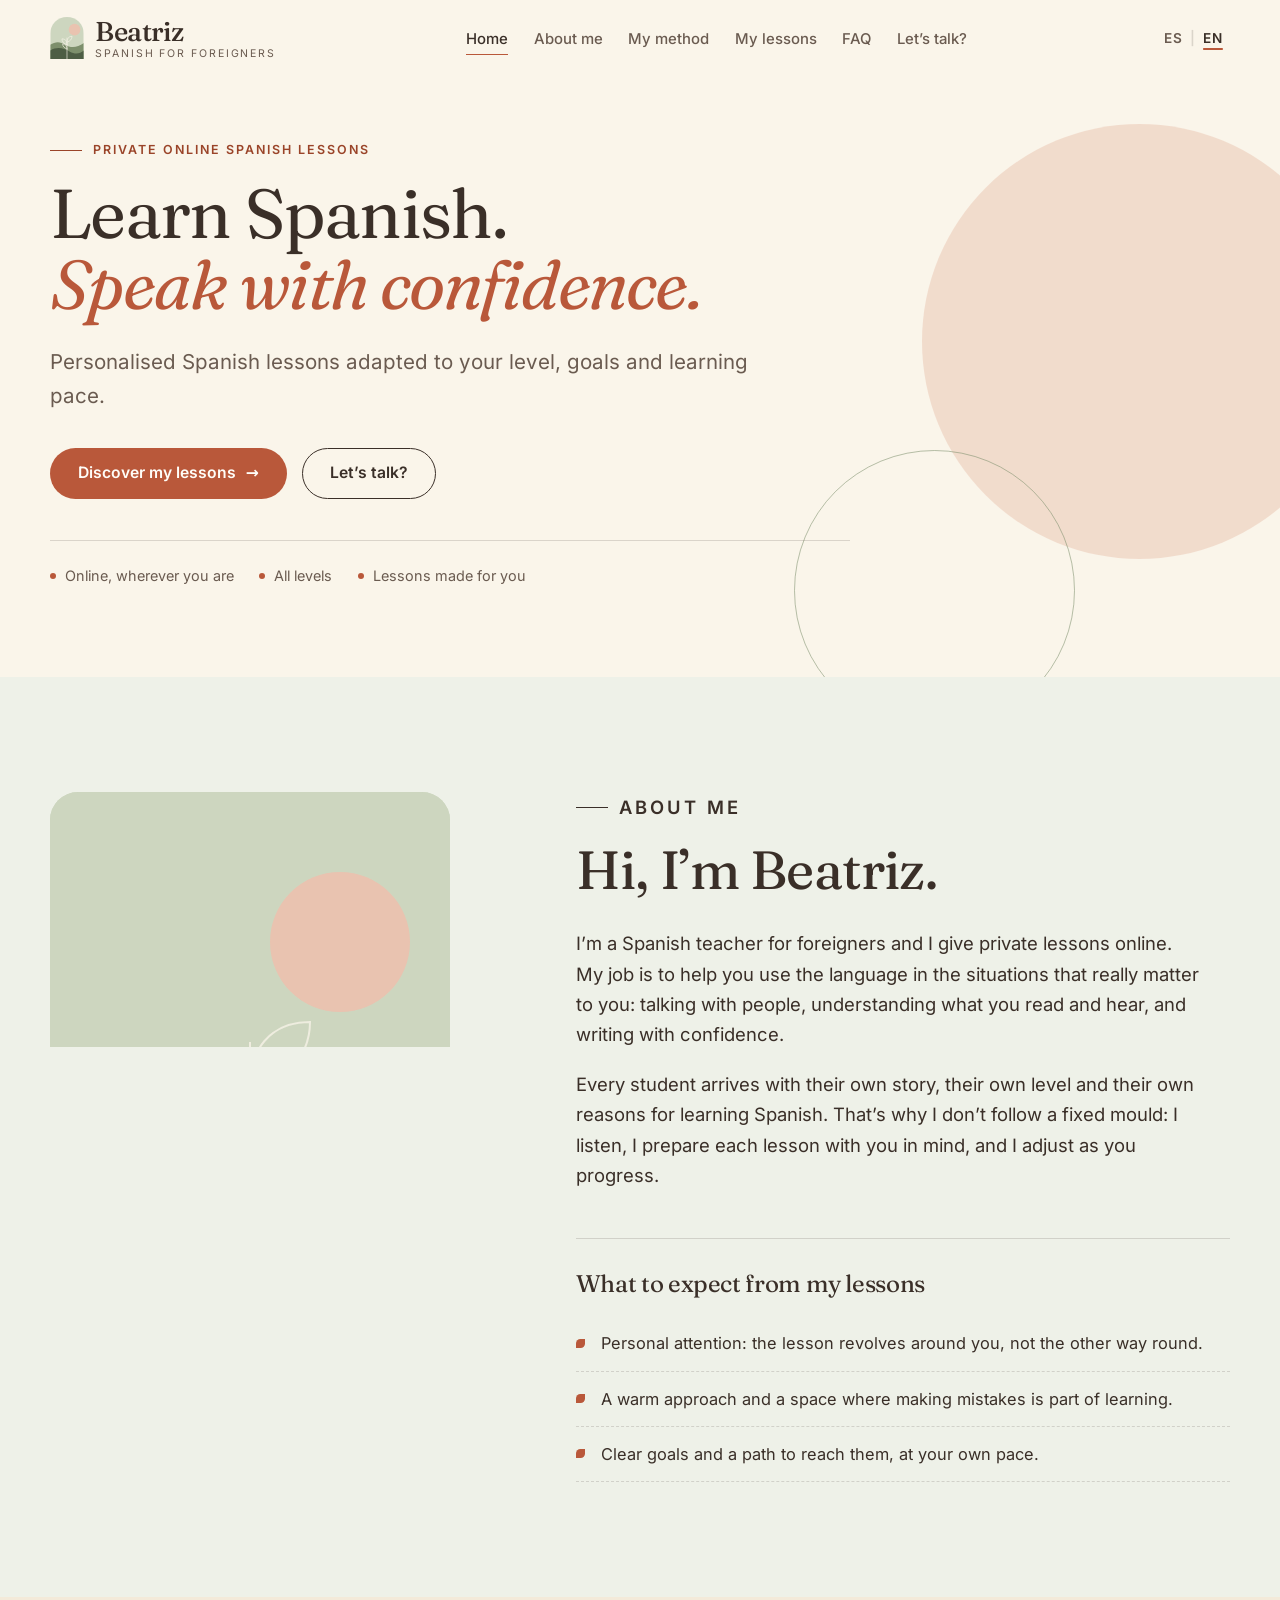
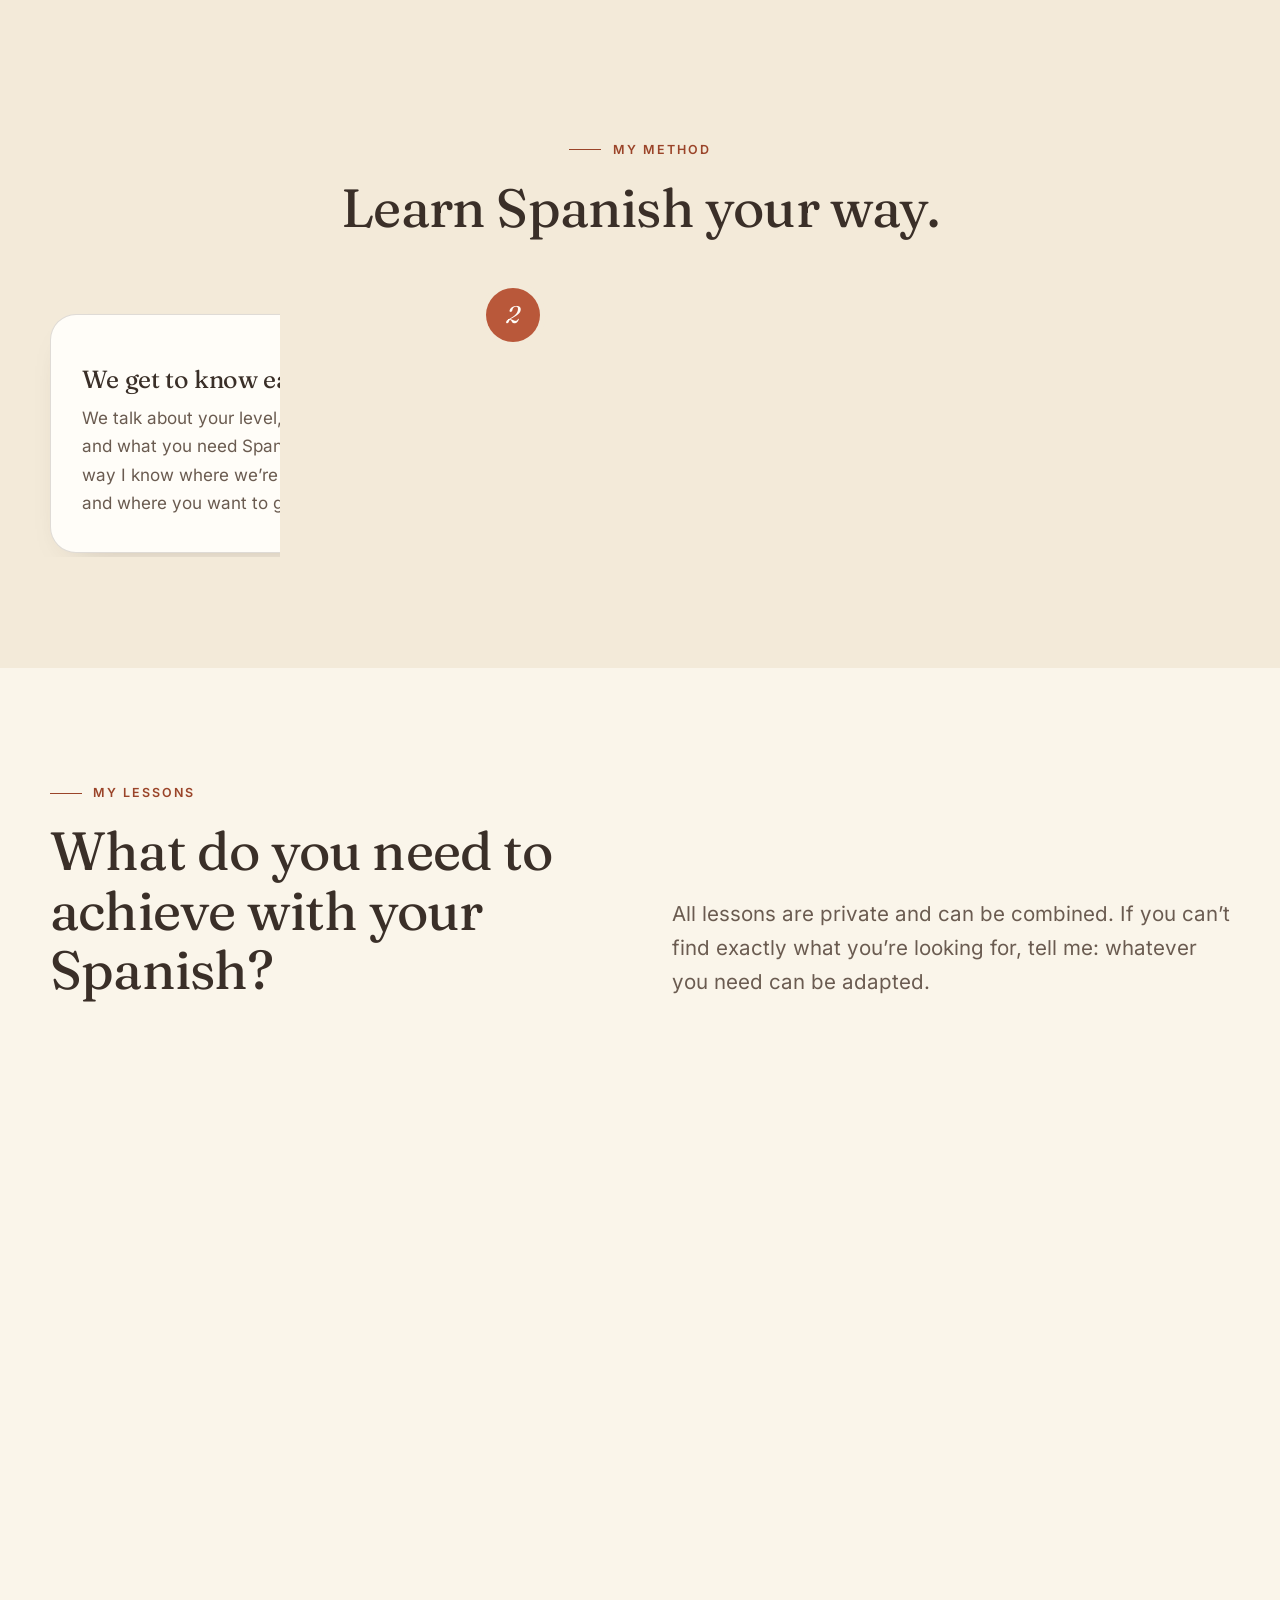
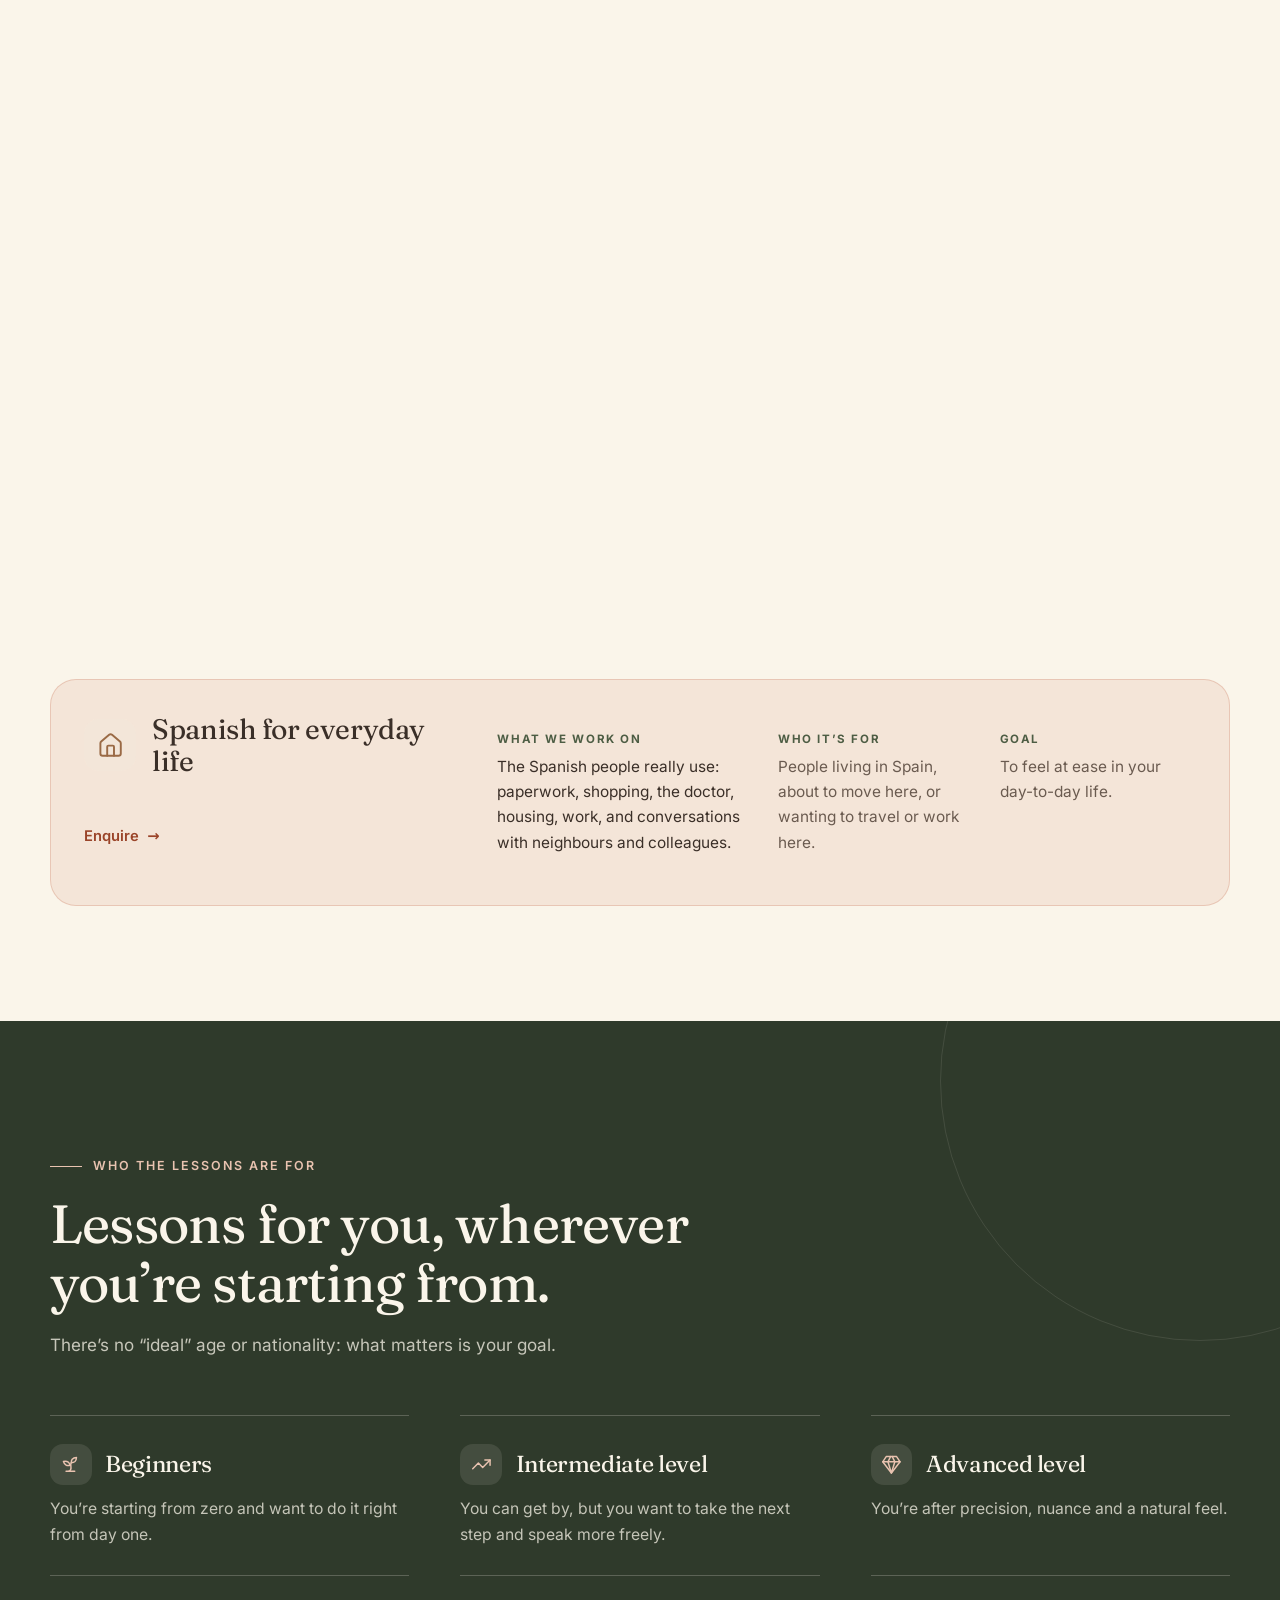
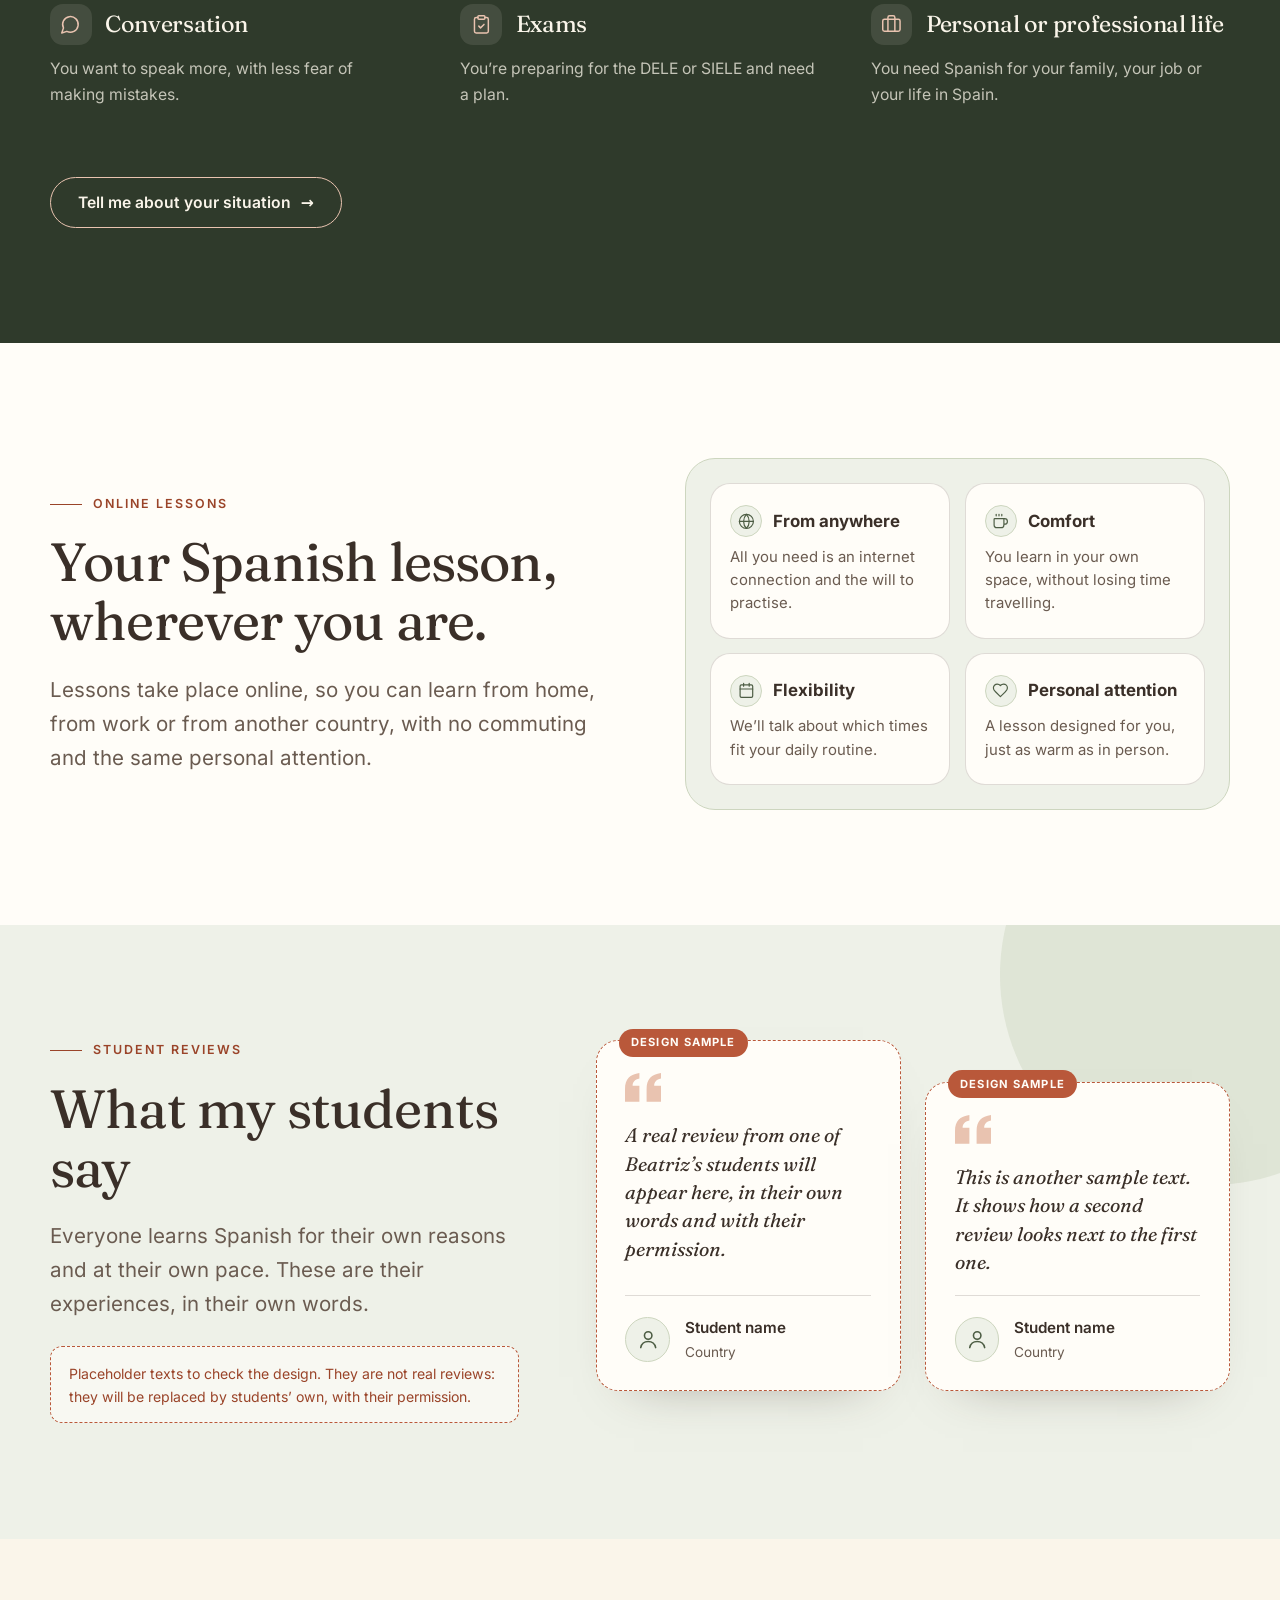
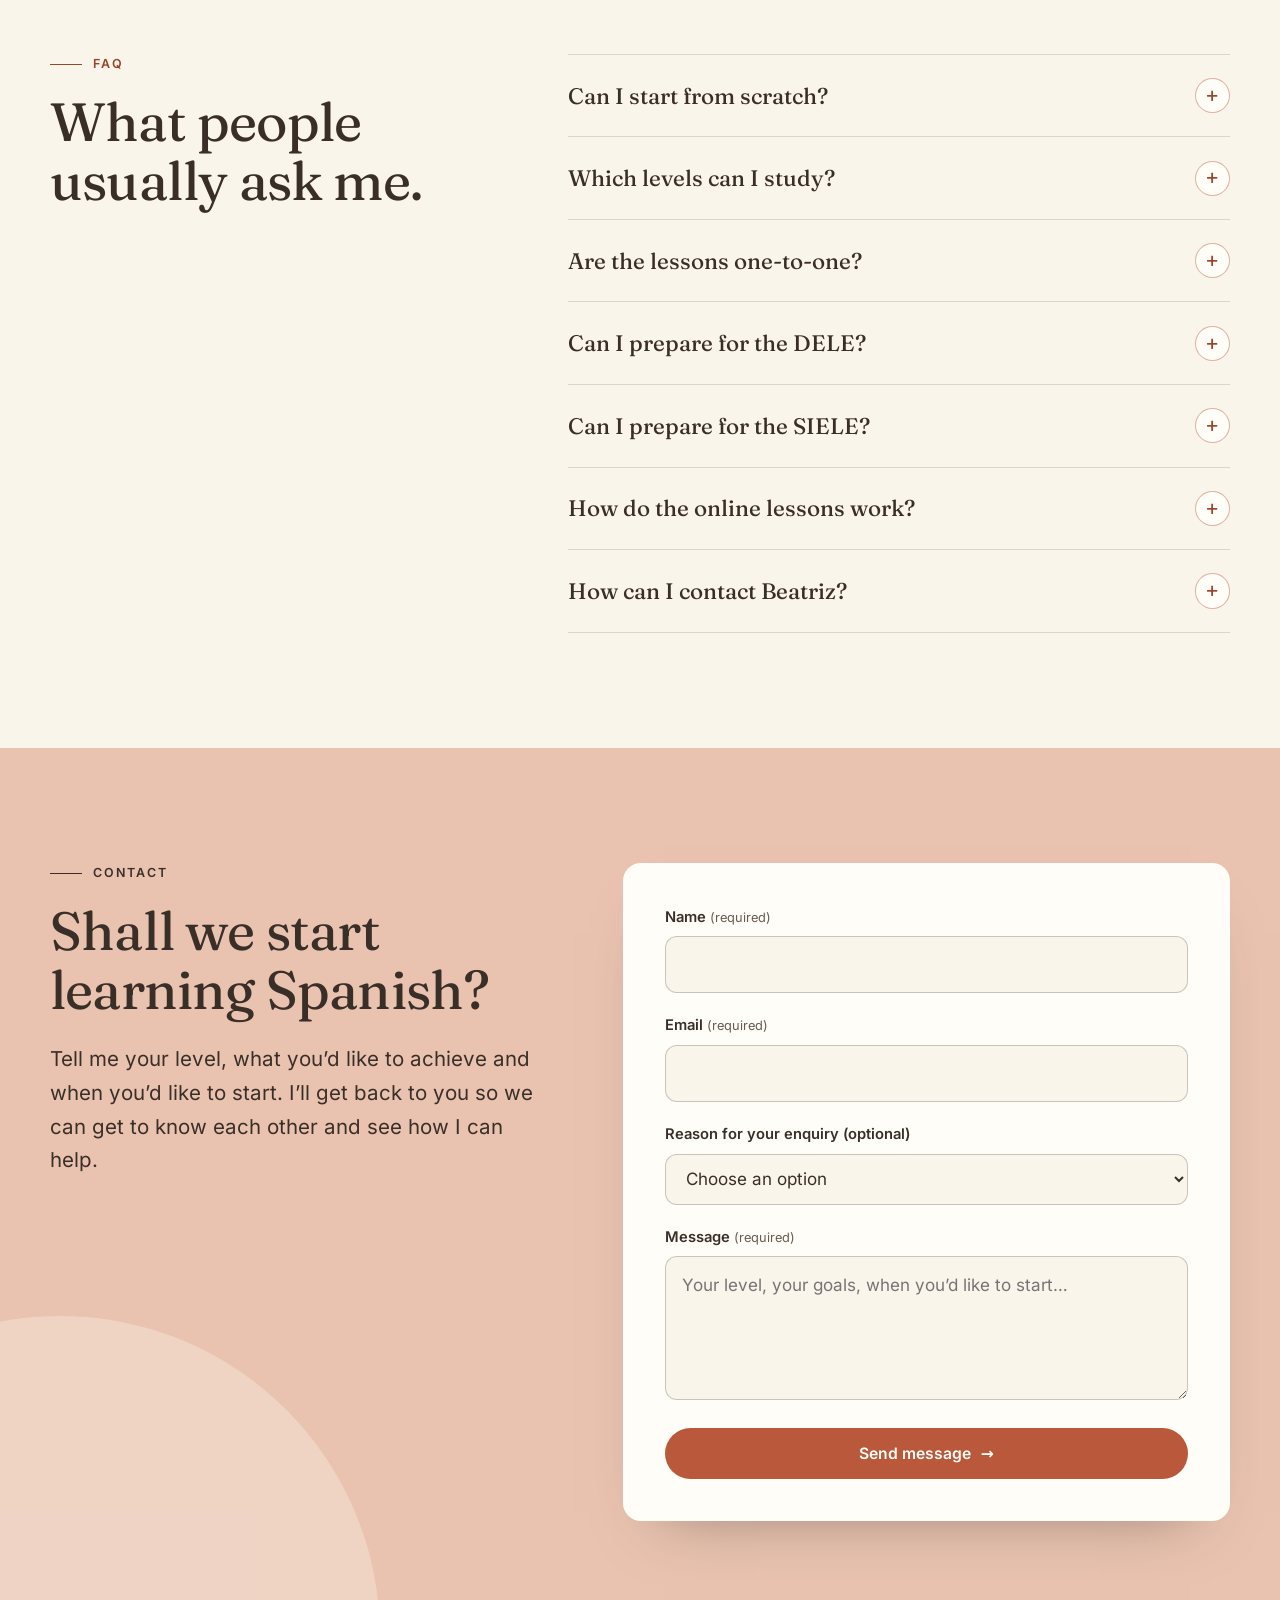
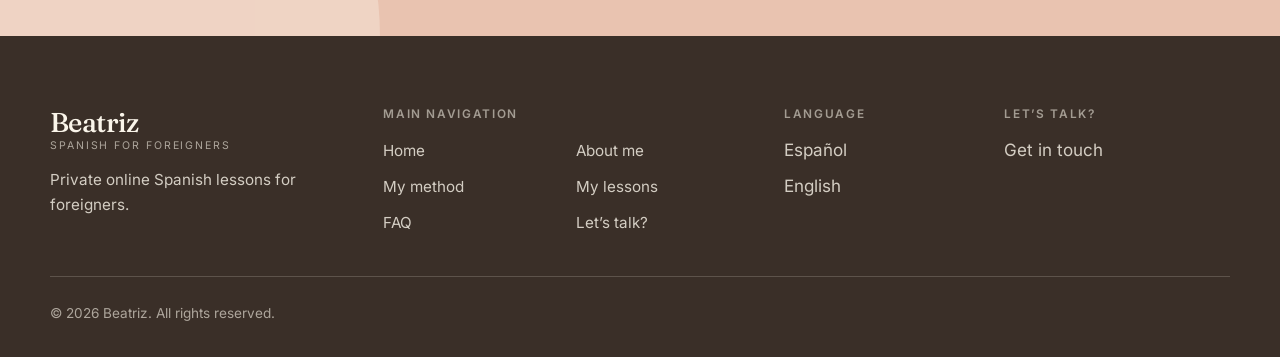
<file: index.html>
<!DOCTYPE html><html lang="es"><head><meta charset="utf-8"><meta name="viewport" content="width=device-width,initial-scale=1"><title>Beatriz · Clases de español</title>
<script>try{var l=/^en/i.test(navigator.language||'')?'en':'es';try{var s=localStorage.getItem('lang');if(s==='es'||s==='en')l=s}catch(e){}location.replace(l+'/index.html')}catch(e){}</script>
<style>body{font-family:system-ui,sans-serif;background:#faf5ea;color:#3a2f28;display:grid;place-items:center;min-height:100vh;margin:0;text-align:center}a{color:#9a4429;font-size:1.3rem;margin:0 .6rem}</style></head>
<body><p><a href="es/index.html">Español</a> · <a href="en/index.html">English</a></p></body></html>
</file>
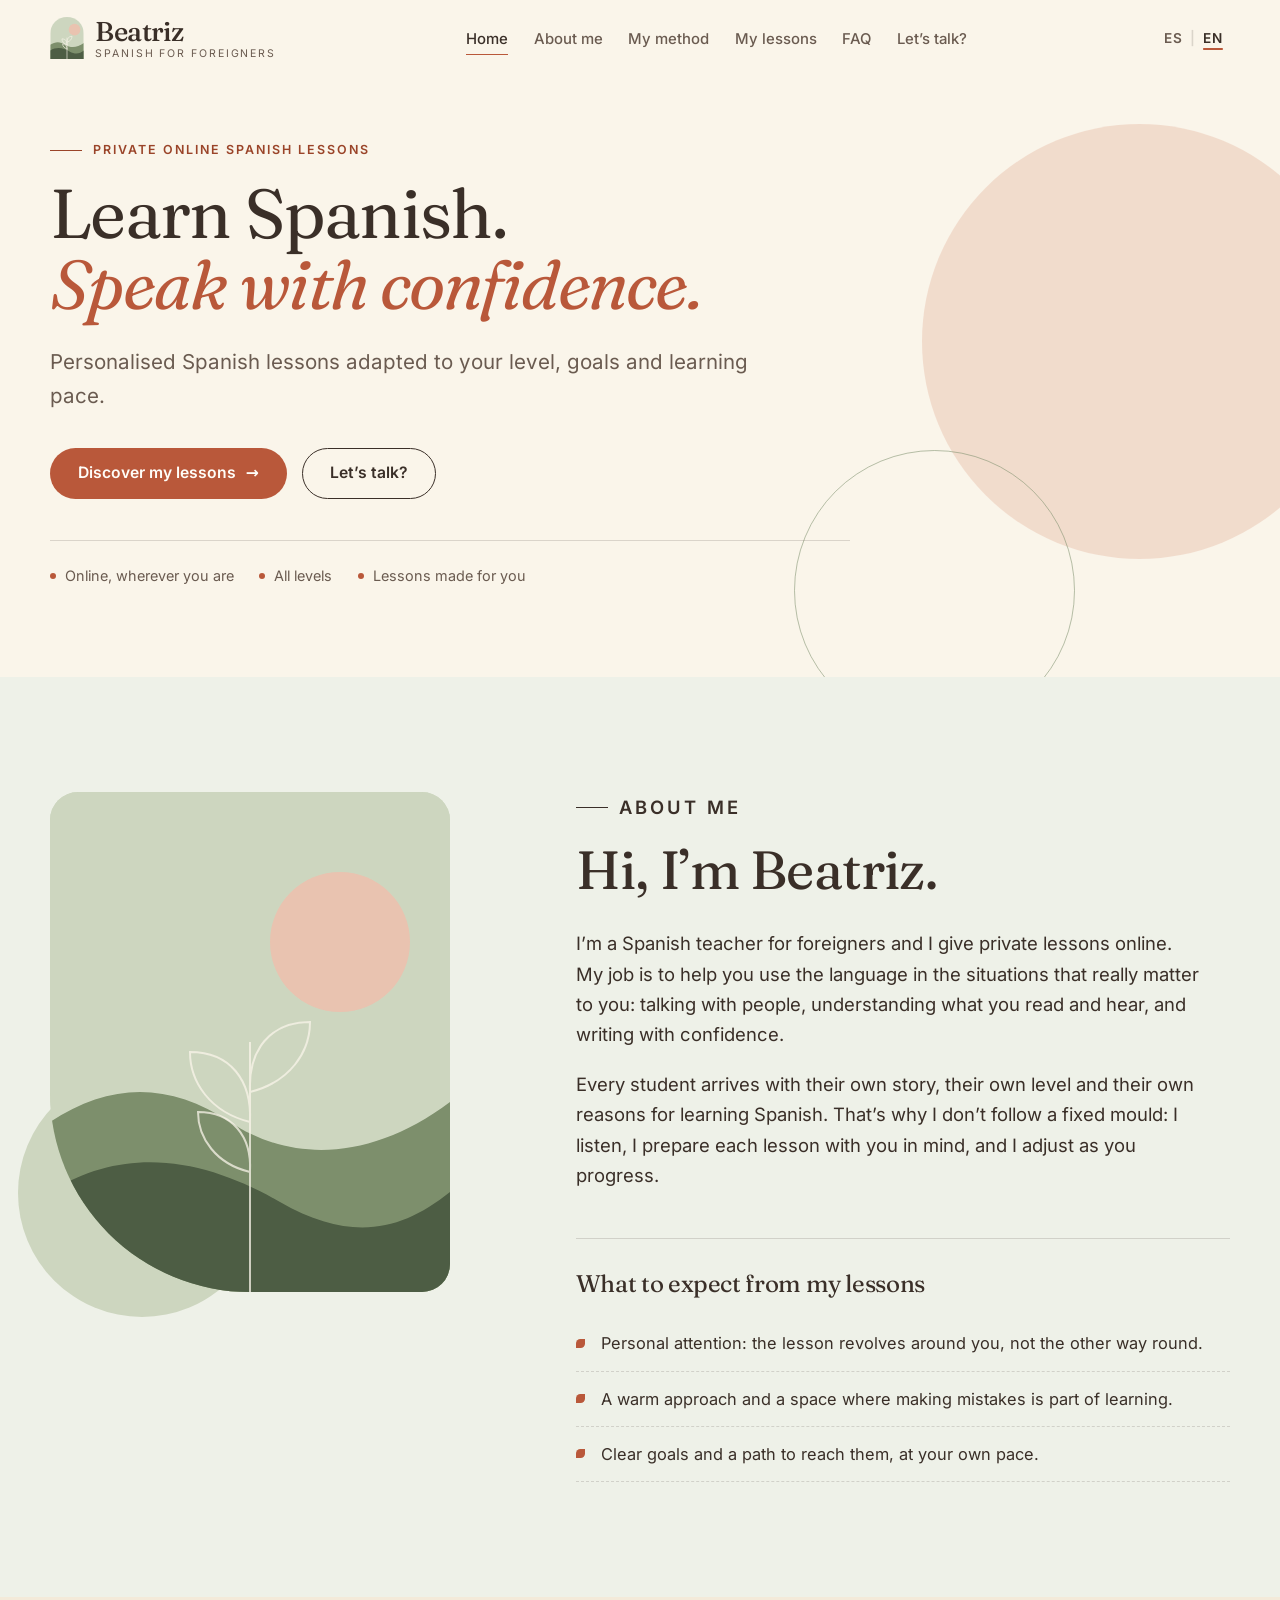
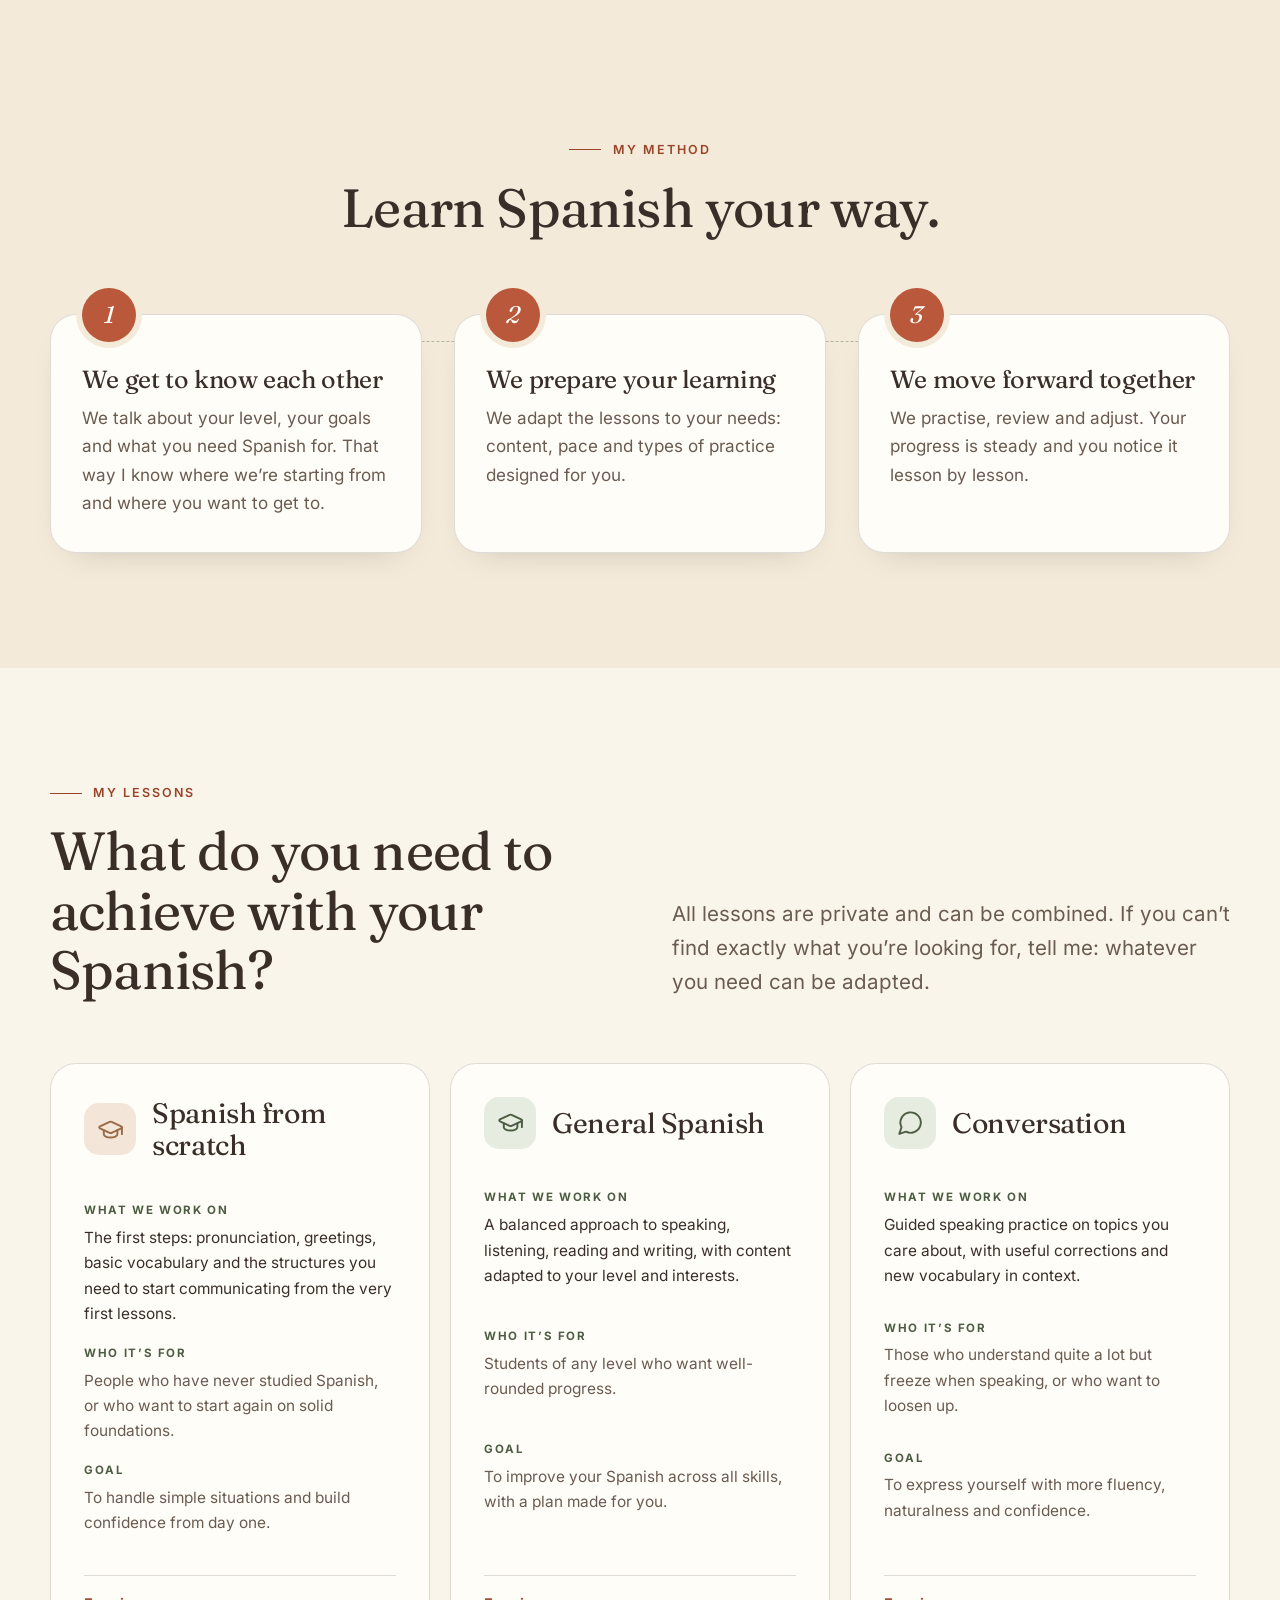
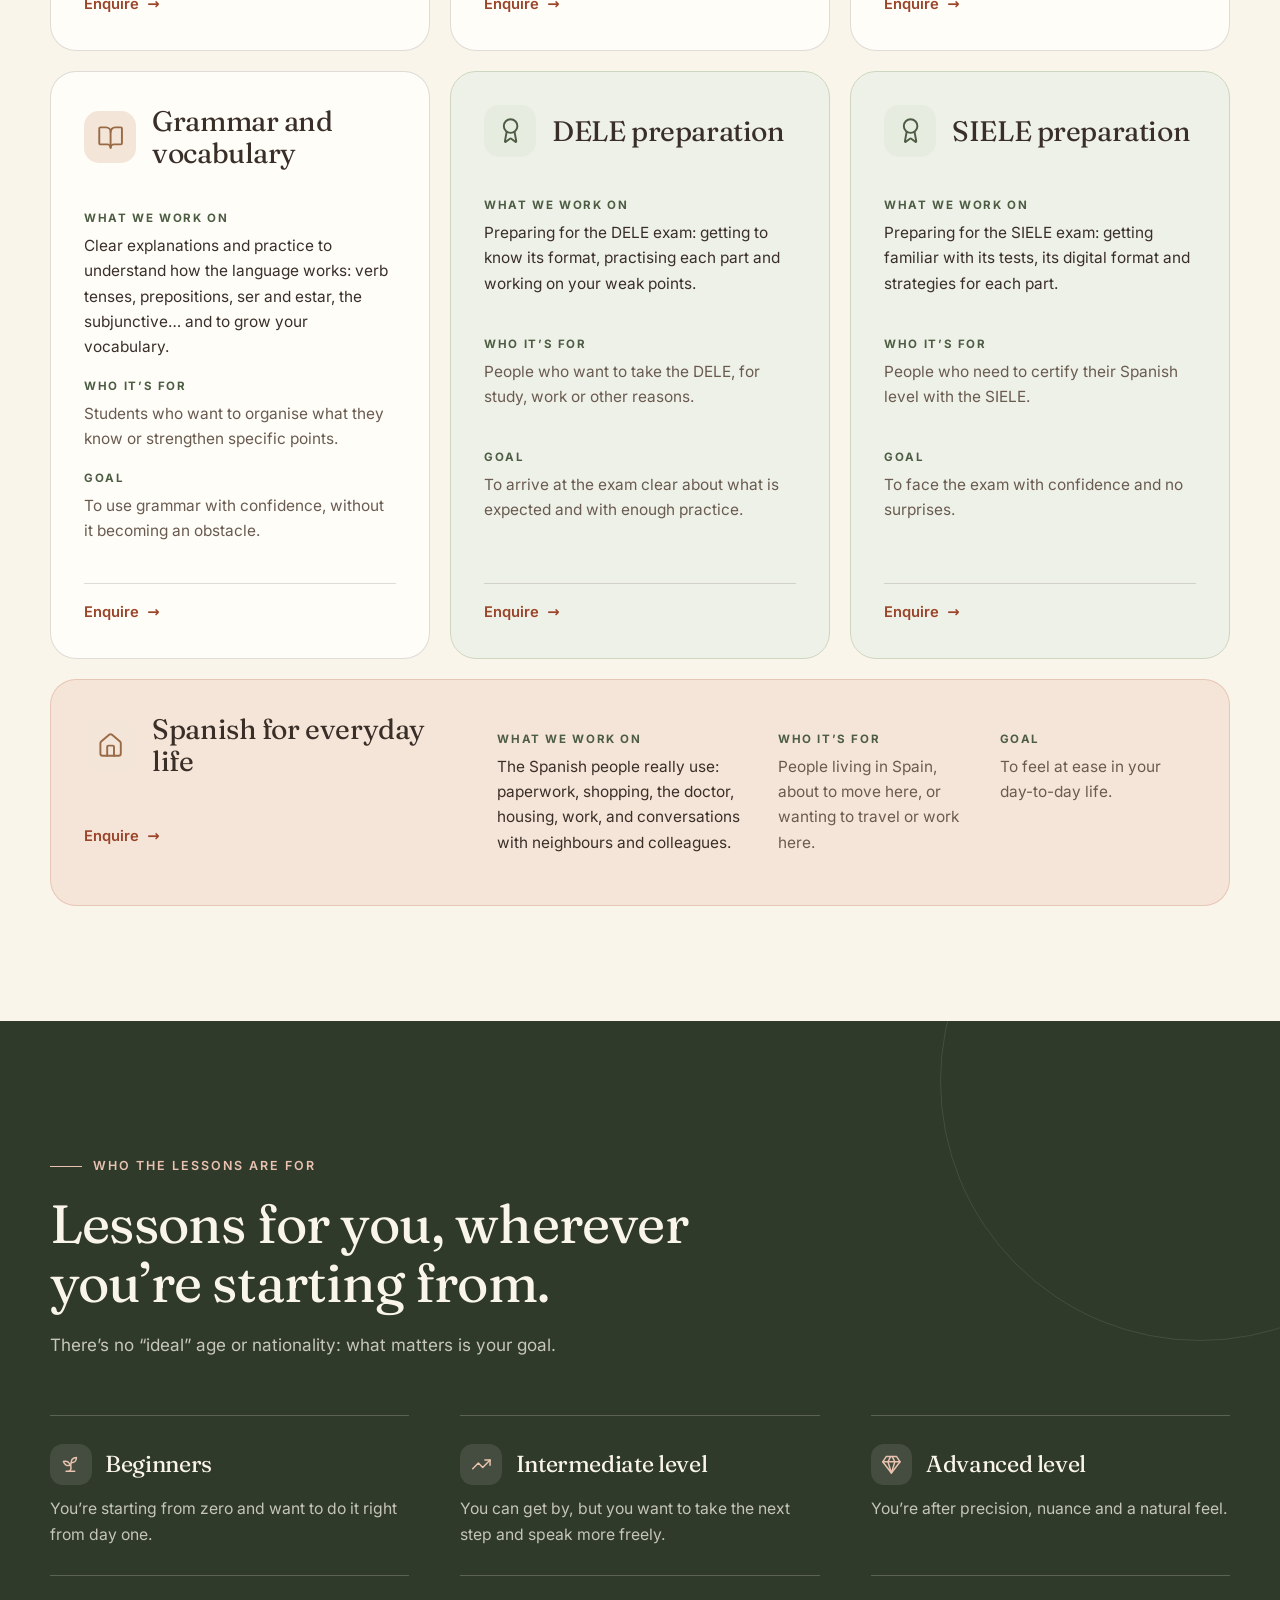
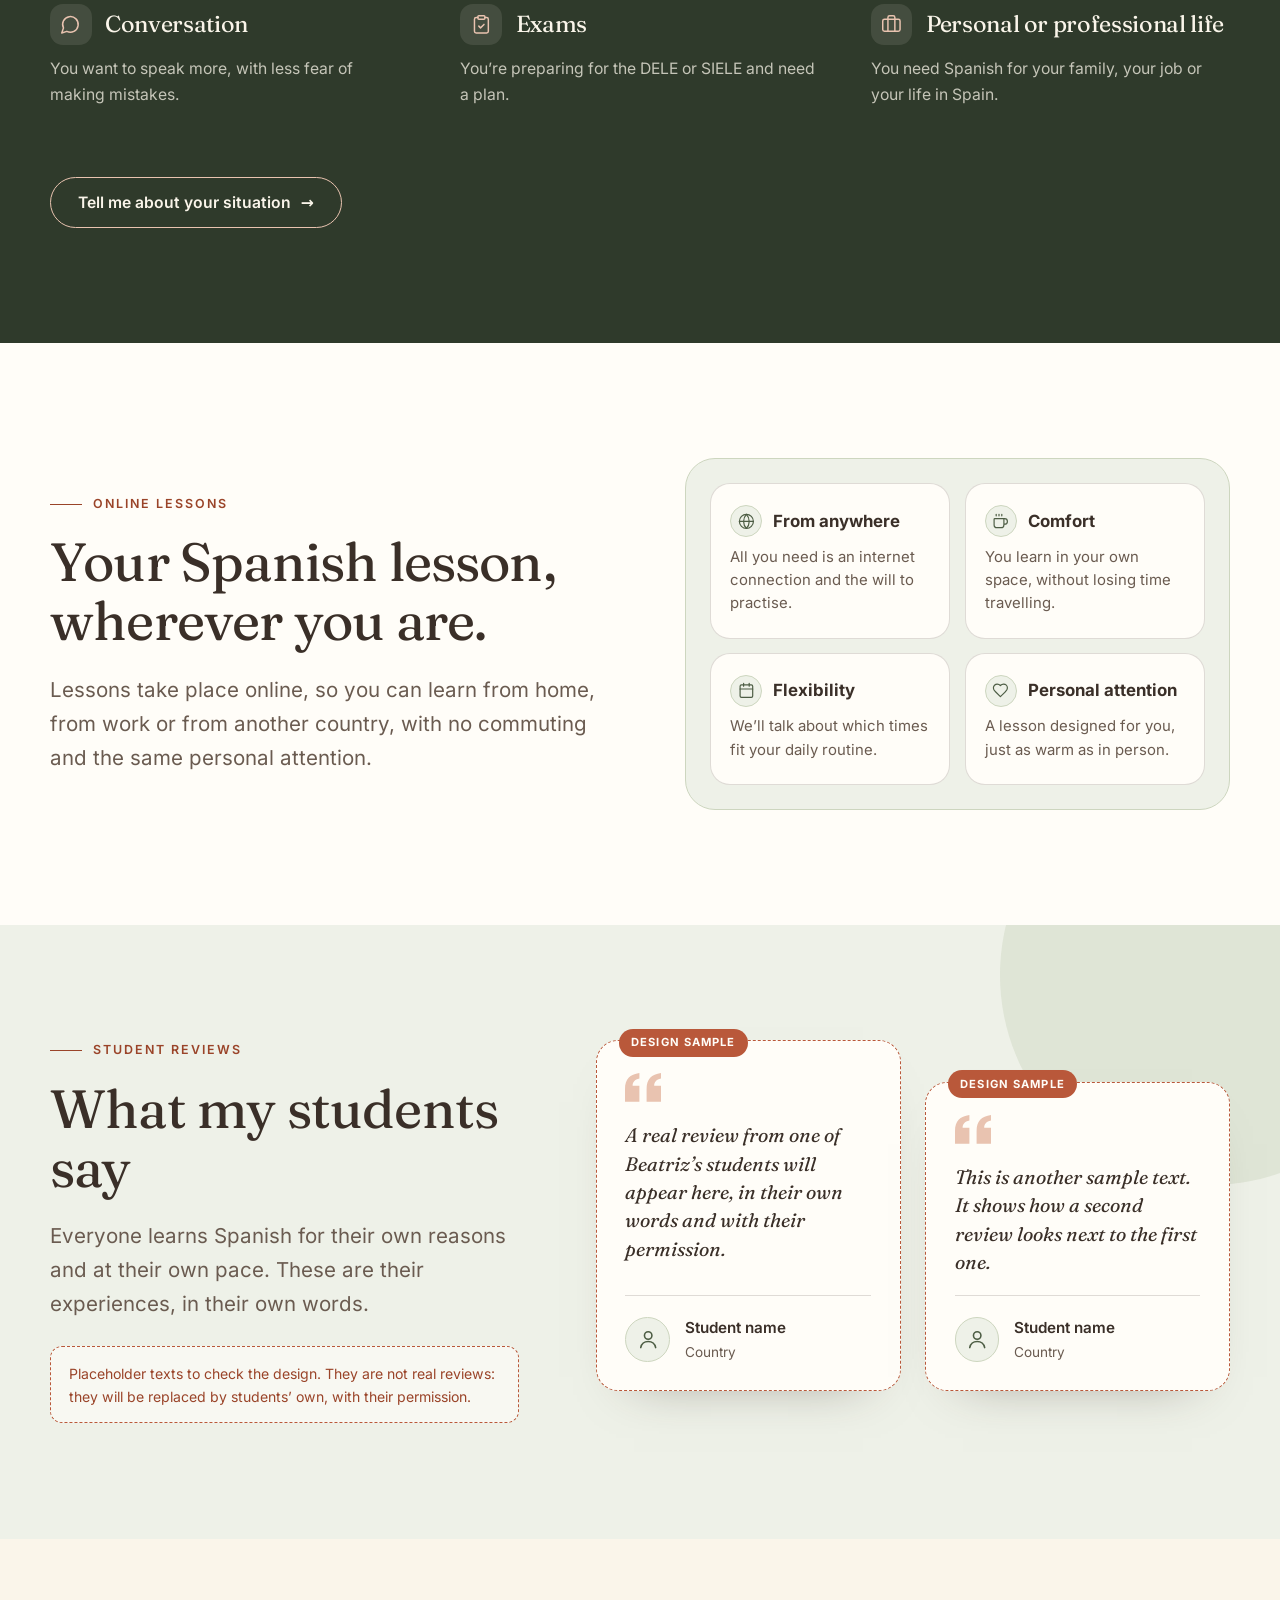
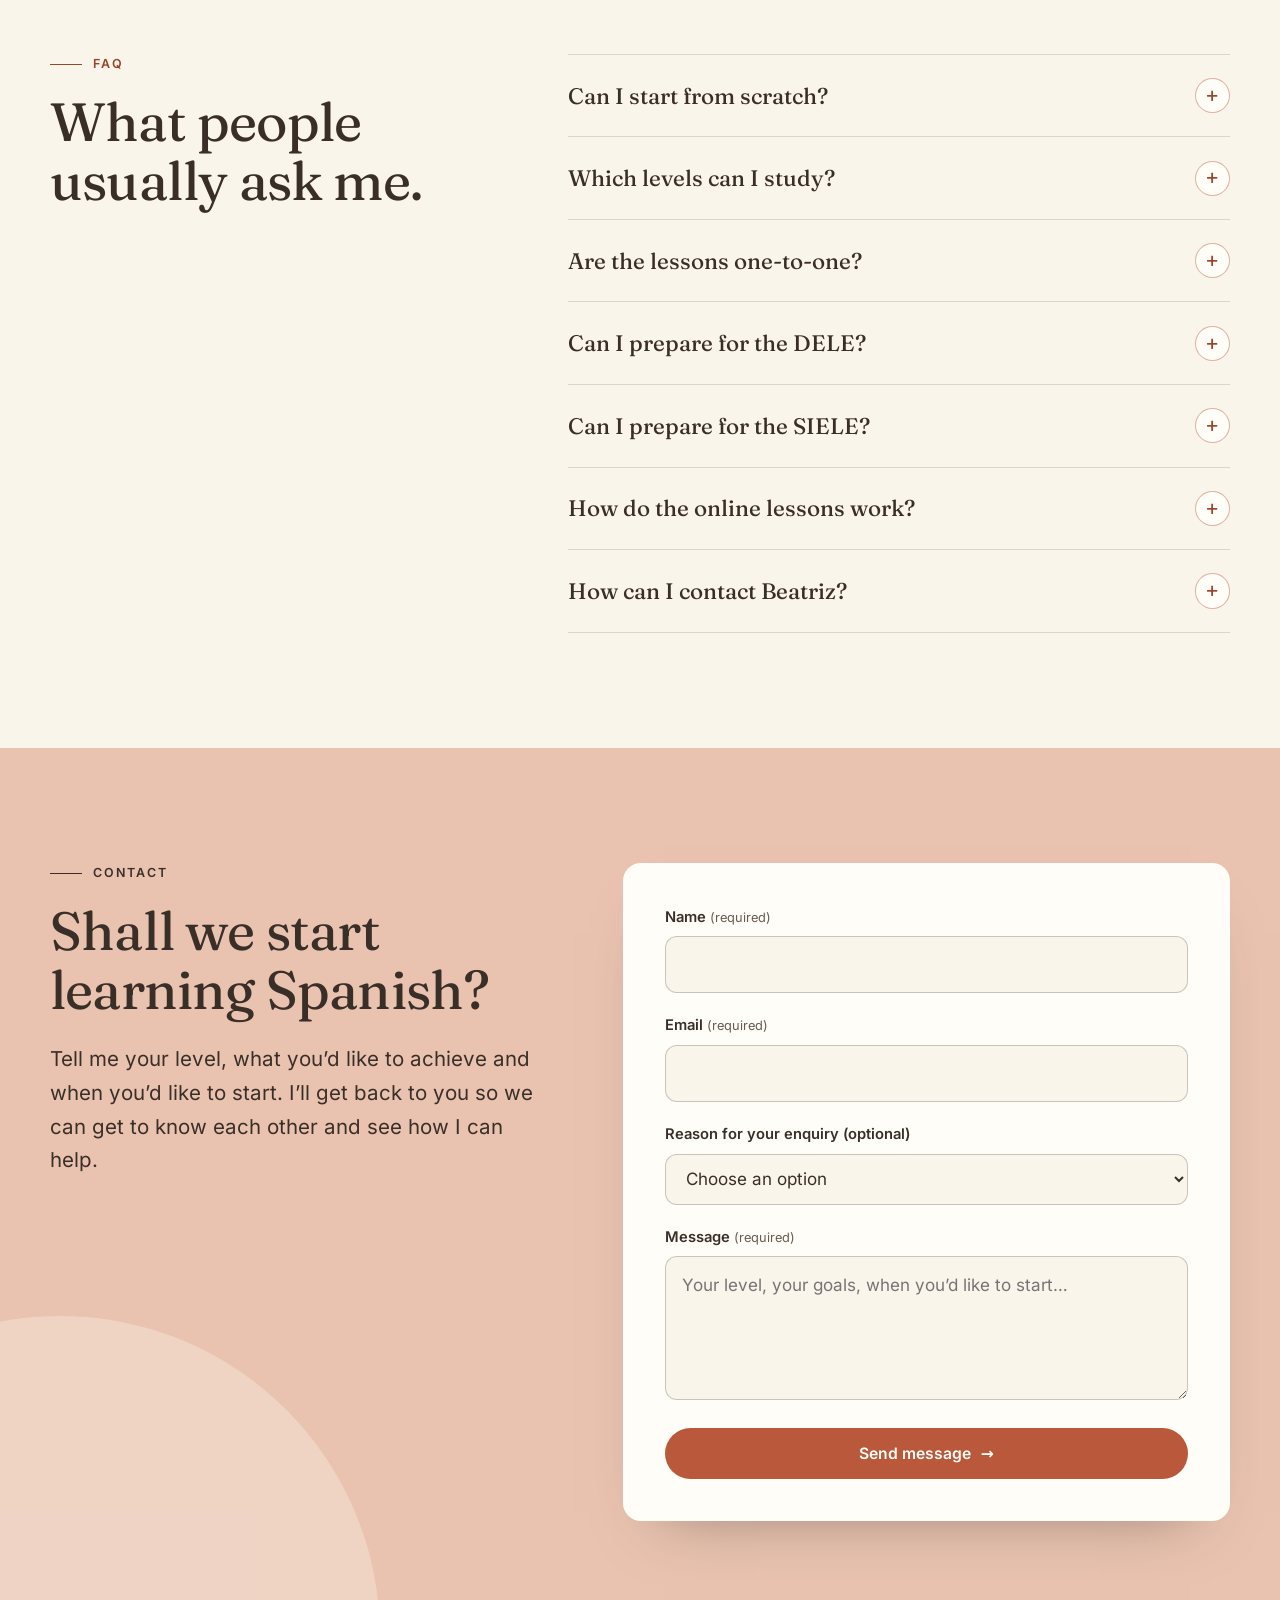
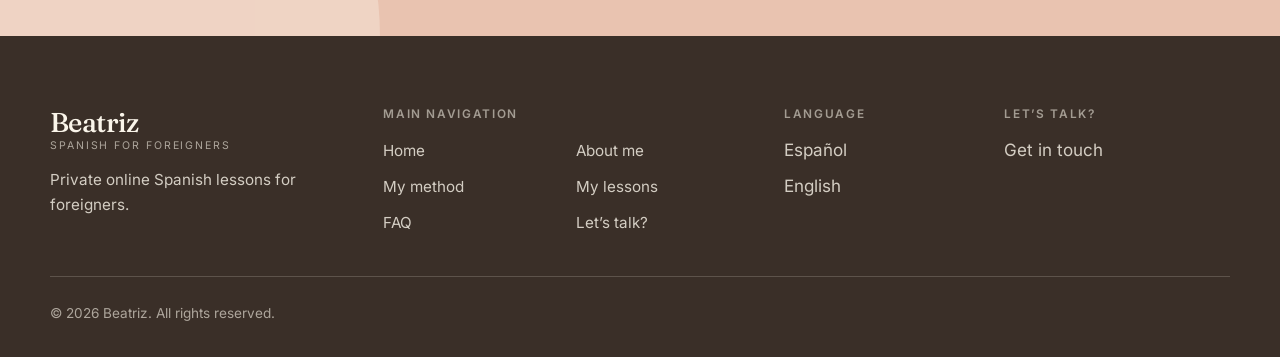
<file: en/index.html>
<!doctype html><html lang="en"><head><meta charset="utf-8"><meta name="viewport" content="width=device-width,initial-scale=1">
<title>Beatriz · Private online Spanish lessons for foreigners</title><meta name="description" content="Private online Spanish lessons adapted to your level, goals and pace. Conversation, grammar, vocabulary and DELE and SIELE exam preparation.">

<meta name="theme-color" content="#faf5ea"><meta name="twitter:card" content="summary_large_image"><meta property="og:type" content="website"><meta property="og:title" content="Beatriz · Private online Spanish lessons for foreigners"><meta property="og:description" content="Private online Spanish lessons adapted to your level, goals and pace. Conversation, grammar, vocabulary and DELE and SIELE exam preparation."><meta property="og:locale" content="en_GB"><meta property="og:locale:alternate" content="es_ES"><meta property="og:site_name" content="Beatriz · Spanish for foreigners">
<link rel="icon" href="../favicon.svg" type="image/svg+xml">
<link rel="preload" href="../fonts/fraunces.woff2" as="font" type="font/woff2" crossorigin><link rel="preload" href="../fonts/inter.woff2" as="font" type="font/woff2" crossorigin>
<link rel="stylesheet" href="../styles.css?v=94752bec">
<script type="application/ld+json">{"@context":"https://schema.org","@type":"FAQPage","inLanguage":"en","mainEntity":[{"@type":"Question","name":"Can I start from scratch?","acceptedAnswer":{"@type":"Answer","text":"Yes. Whether you’ve never studied Spanish or want to start over, we adapt the lessons to your starting point and move forward step by step."}},{"@type":"Question","name":"Which levels can I study?","acceptedAnswer":{"@type":"Answer","text":"All of them: from beginner to advanced. In a first conversation we talk about your level and goals to plan the lessons."}},{"@type":"Question","name":"Are the lessons one-to-one?","acceptedAnswer":{"@type":"Answer","text":"They are private lessons, designed for you and your situation. If you have a different need, for example learning with a relative or a friend, tell me and we’ll talk it through."}},{"@type":"Question","name":"Can I prepare for the DELE?","acceptedAnswer":{"@type":"Answer","text":"Yes. You can prepare for the DELE with me: we’ll get to know the exam format, practise each part and work on whatever needs it most."}},{"@type":"Question","name":"Can I prepare for the SIELE?","acceptedAnswer":{"@type":"Answer","text":"Yes. I also offer SIELE preparation, with practice of its tests and attention to its digital format."}},{"@type":"Question","name":"How do the online lessons work?","acceptedAnswer":{"@type":"Answer","text":"We connect by video call and work live, with content adapted to you. When we get in touch, we agree the practical details together."}},{"@type":"Question","name":"How can I contact Beatriz?","acceptedAnswer":{"@type":"Answer","text":"You can write to me using the form on this page. Tell me what you’re looking for and I’ll get back to you to see how I can help."}}]}</script>
<script>document.documentElement.classList.add('js')</script></head>
<body><a class="skip" href="#home">Skip to content</a><header class="header" id="top">
  <div class="wrap">
    <a class="brand brand--logo" href="#home" aria-label="Beatriz — Spanish for foreigners"><svg class="brand-mark" width="34" height="42" viewBox="0 0 400 500" aria-hidden="true"><defs><clipPath id="logo-arch"><path d="M0 500V200C0 88 88 0 200 0s200 88 200 200v300z"/></clipPath></defs><g clip-path="url(#logo-arch)"><rect width="400" height="500" fill="#cdd6bf"/><circle cx="290" cy="150" r="70" fill="#e9c3b0"/><path d="M0 500V330c60-40 120-40 180 0s140 40 220-20v190z" fill="#7d8f6c"/><path d="M0 500V400c80-50 160-30 230 10s120 30 170-10v100z" fill="#4d5d44"/><g fill="none" stroke="#faf5ea" stroke-width="10" stroke-linecap="round" opacity=".75"><path d="M200 500V250"/><path d="M200 330c-40-10-60-40-60-70 40 0 62 28 60 70z"/><path d="M200 300c40-10 60-40 60-70-40 0-62 28-60 70z"/><path d="M200 380c-34-8-52-34-52-60 34 0 54 24 52 60z"/></g></g></svg><span class="brand-text"><span class="brand-name">Beatriz</span><span class="brand-tag"><span class="tag-a">Spanish for</span> <span class="tag-b">foreigners</span></span></span></a>
    <nav class="nav" id="site-nav" aria-label="Main navigation"><ul><li><a href="#home" data-nav="home">Home</a></li><li><a href="#about" data-nav="about">About me</a></li><li><a href="#method" data-nav="method">My method</a></li><li><a href="#lessons" data-nav="lessons">My lessons</a></li><li><a href="#faq" data-nav="faq">FAQ</a></li><li><a href="#contact" data-nav="contact">Let’s talk?</a></li></ul></nav>
    <div class="header-tools">
      <div class="lang" role="group" aria-label="Language"><a href="../es/index.html" hreflang="es" lang="es" data-lang="es">ES</a><span aria-hidden="true">|</span><a href="../en/index.html" hreflang="en" lang="en" data-lang="en" aria-current="true">EN</a></div>
      <button class="menu-btn" type="button" aria-expanded="false" aria-controls="site-nav" data-open="Menu" data-close="Close menu" aria-label="Menu"><svg viewBox="0 0 24 24" fill="none" stroke="currentColor" stroke-width="1.6" stroke-linecap="round" aria-hidden="true"><path class="o" d="M4 7h16M4 12h16M4 17h16"/></svg></button>
    </div>
  </div>
</header><main><section class="hero" id="home" aria-labelledby="hero-title">
  <div class="wrap hero-grid">
    <div class="reveal">
      <p class="eyebrow">Private online Spanish lessons</p>
      <h1 class="h1" id="hero-title"><span>Learn Spanish.</span><span><em>Speak with confidence.</em></span></h1>
      <p class="lead">Personalised Spanish lessons adapted to your level, goals and learning pace.</p>
      <div class="hero-actions">
        <a class="btn btn-primary" href="#lessons">Discover my lessons <span class="arrow" aria-hidden="true">→</span></a>
        <a class="btn btn-ghost" href="#contact">Let’s talk?</a>
      </div>
      <ul class="hero-facts"><li>Online, wherever you are</li><li>All levels</li><li>Lessons made for you</li></ul>
    </div>
  </div>
</section>
<section class="section about" id="about" aria-labelledby="about-title">
  <div class="wrap about-grid">
    <div class="portrait reveal"><div class="portrait-frame"><svg viewBox="0 0 400 500" preserveAspectRatio="xMidYMid slice" role="img" aria-label="" aria-hidden="true">
  <rect width="400" height="500" fill="#cdd6bf"/>
  <circle cx="290" cy="150" r="70" fill="#e9c3b0"/>
  <path d="M0 500V330c60-40 120-40 180 0s140 40 220-20v190z" fill="#7d8f6c"/>
  <path d="M0 500V400c80-50 160-30 230 10s120 30 170-10v100z" fill="#4d5d44"/>
  <g fill="none" stroke="#faf5ea" stroke-width="2" opacity=".75"><path d="M200 500V250"/><path d="M200 330c-40-10-60-40-60-70 40 0 62 28 60 70z"/><path d="M200 300c40-10 60-40 60-70-40 0-62 28-60 70z"/><path d="M200 380c-34-8-52-34-52-60 34 0 54 24 52 60z"/></g>
</svg></div></div>
    <div class="about-body reveal">
      <p class="eyebrow">About me</p>
      <h2 class="h2" id="about-title">Hi, I’m Beatriz.</h2>
      <p>I’m a Spanish teacher for foreigners and I give private lessons online. My job is to help you use the language in the situations that really matter to you: talking with people, understanding what you read and hear, and writing with confidence.</p><p>Every student arrives with their own story, their own level and their own reasons for learning Spanish. That’s why I don’t follow a fixed mould: I listen, I prepare each lesson with you in mind, and I adjust as you progress.</p>
      
      <div class="expect"><h3>What to expect from my lessons</h3><ul><li>Personal attention: the lesson revolves around you, not the other way round.</li><li>A warm approach and a space where making mistakes is part of learning.</li><li>Clear goals and a path to reach them, at your own pace.</li></ul></div>
    </div>
  </div>
</section>
<section class="section method" id="method" aria-labelledby="method-title">
  <div class="wrap">
    <div class="method-head reveal"><p class="eyebrow">My method</p><h2 class="h2" id="method-title">Learn Spanish your way.</h2></div>
    <ol class="steps"><li class="step reveal"><span class="step-n" aria-hidden="true">1</span><h3>We get to know each other</h3><p>We talk about your level, your goals and what you need Spanish for. That way I know where we’re starting from and where you want to get to.</p></li><li class="step reveal"><span class="step-n" aria-hidden="true">2</span><h3>We prepare your learning</h3><p>We adapt the lessons to your needs: content, pace and types of practice designed for you.</p></li><li class="step reveal"><span class="step-n" aria-hidden="true">3</span><h3>We move forward together</h3><p>We practise, review and adjust. Your progress is steady and you notice it lesson by lesson.</p></li></ol>
  </div>
</section>
<section class="section lessons" id="lessons" aria-labelledby="lessons-title">
  <div class="wrap">
    <div class="lessons-head reveal"><div><p class="eyebrow">My lessons</p><h2 class="h2" id="lessons-title">What do you need to achieve with your Spanish?</h2></div><p class="lead">All lessons are private and can be combined. If you can’t find exactly what you’re looking for, tell me: whatever you need can be adapted.</p></div>
    <div class="lessons-grid"><article class="lesson reveal" id="lesson-zero">
    <div class="lesson-top"><span class="lesson-ico lesson-ico--warm" aria-hidden="true"><svg viewBox="0 0 24 24" fill="none" stroke="currentColor" stroke-width="1.7" stroke-linecap="round" stroke-linejoin="round"><path d="M21.42 10.922a1 1 0 0 0-.019-1.838L12.83 5.18a2 2 0 0 0-1.66 0L2.6 9.08a1 1 0 0 0 0 1.832l8.57 3.908a2 2 0 0 0 1.66 0z"/><path d="M22 10v6"/><path d="M6 12.5V16a6 3 0 0 0 12 0v-3.5"/></svg></span><h3>Spanish from scratch</h3></div>
    <dl class="lesson-cols">
      <div><dt>What we work on</dt><dd>The first steps: pronunciation, greetings, basic vocabulary and the structures you need to start communicating from the very first lessons.</dd></div>
      <div><dt>Who it’s for</dt><dd class="soft">People who have never studied Spanish, or who want to start again on solid foundations.</dd></div>
      <div><dt>Goal</dt><dd class="soft">To handle simple situations and build confidence from day one.</dd></div>
    </dl>
    <a class="lesson-cta" href="#contact">Enquire <span class="arrow" aria-hidden="true">→</span></a>
  </article><article class="lesson reveal" id="lesson-general">
    <div class="lesson-top"><span class="lesson-ico lesson-ico--sage" aria-hidden="true"><svg viewBox="0 0 24 24" fill="none" stroke="currentColor" stroke-width="1.7" stroke-linecap="round" stroke-linejoin="round"><path d="M21.42 10.922a1 1 0 0 0-.019-1.838L12.83 5.18a2 2 0 0 0-1.66 0L2.6 9.08a1 1 0 0 0 0 1.832l8.57 3.908a2 2 0 0 0 1.66 0z"/><path d="M22 10v6"/><path d="M6 12.5V16a6 3 0 0 0 12 0v-3.5"/></svg></span><h3>General Spanish</h3></div>
    <dl class="lesson-cols">
      <div><dt>What we work on</dt><dd>A balanced approach to speaking, listening, reading and writing, with content adapted to your level and interests.</dd></div>
      <div><dt>Who it’s for</dt><dd class="soft">Students of any level who want well-rounded progress.</dd></div>
      <div><dt>Goal</dt><dd class="soft">To improve your Spanish across all skills, with a plan made for you.</dd></div>
    </dl>
    <a class="lesson-cta" href="#contact">Enquire <span class="arrow" aria-hidden="true">→</span></a>
  </article><article class="lesson reveal" id="lesson-conversation">
    <div class="lesson-top"><span class="lesson-ico lesson-ico--sage" aria-hidden="true"><svg viewBox="0 0 24 24" fill="none" stroke="currentColor" stroke-width="1.7" stroke-linecap="round" stroke-linejoin="round"><path d="M7.9 20A9 9 0 1 0 4 16.1L2 22Z"/></svg></span><h3>Conversation</h3></div>
    <dl class="lesson-cols">
      <div><dt>What we work on</dt><dd>Guided speaking practice on topics you care about, with useful corrections and new vocabulary in context.</dd></div>
      <div><dt>Who it’s for</dt><dd class="soft">Those who understand quite a lot but freeze when speaking, or who want to loosen up.</dd></div>
      <div><dt>Goal</dt><dd class="soft">To express yourself with more fluency, naturalness and confidence.</dd></div>
    </dl>
    <a class="lesson-cta" href="#contact">Enquire <span class="arrow" aria-hidden="true">→</span></a>
  </article><article class="lesson reveal" id="lesson-grammar">
    <div class="lesson-top"><span class="lesson-ico lesson-ico--warm" aria-hidden="true"><svg viewBox="0 0 24 24" fill="none" stroke="currentColor" stroke-width="1.7" stroke-linecap="round" stroke-linejoin="round"><path d="M12 7v14"/><path d="M3 18a1 1 0 0 1-1-1V4a1 1 0 0 1 1-1h5a4 4 0 0 1 4 4 4 4 0 0 1 4-4h5a1 1 0 0 1 1 1v13a1 1 0 0 1-1 1h-6a3 3 0 0 0-3 3 3 3 0 0 0-3-3z"/></svg></span><h3>Grammar and vocabulary</h3></div>
    <dl class="lesson-cols">
      <div><dt>What we work on</dt><dd>Clear explanations and practice to understand how the language works: verb tenses, prepositions, ser and estar, the subjunctive… and to grow your vocabulary.</dd></div>
      <div><dt>Who it’s for</dt><dd class="soft">Students who want to organise what they know or strengthen specific points.</dd></div>
      <div><dt>Goal</dt><dd class="soft">To use grammar with confidence, without it becoming an obstacle.</dd></div>
    </dl>
    <a class="lesson-cta" href="#contact">Enquire <span class="arrow" aria-hidden="true">→</span></a>
  </article><article class="lesson reveal lesson--exam" id="lesson-dele">
    <div class="lesson-top"><span class="lesson-ico lesson-ico--sage" aria-hidden="true"><svg viewBox="0 0 24 24" fill="none" stroke="currentColor" stroke-width="1.7" stroke-linecap="round" stroke-linejoin="round"><path d="m15.477 12.89 1.515 8.526a.5.5 0 0 1-.81.47l-3.58-2.687a1 1 0 0 0-1.197 0l-3.586 2.686a.5.5 0 0 1-.81-.469l1.514-8.526"/><circle cx="12" cy="8" r="6"/></svg></span><h3>DELE preparation</h3></div>
    <dl class="lesson-cols">
      <div><dt>What we work on</dt><dd>Preparing for the DELE exam: getting to know its format, practising each part and working on your weak points.</dd></div>
      <div><dt>Who it’s for</dt><dd class="soft">People who want to take the DELE, for study, work or other reasons.</dd></div>
      <div><dt>Goal</dt><dd class="soft">To arrive at the exam clear about what is expected and with enough practice.</dd></div>
    </dl>
    <a class="lesson-cta" href="#contact">Enquire <span class="arrow" aria-hidden="true">→</span></a>
  </article><article class="lesson reveal lesson--exam" id="lesson-siele">
    <div class="lesson-top"><span class="lesson-ico lesson-ico--sage" aria-hidden="true"><svg viewBox="0 0 24 24" fill="none" stroke="currentColor" stroke-width="1.7" stroke-linecap="round" stroke-linejoin="round"><path d="m15.477 12.89 1.515 8.526a.5.5 0 0 1-.81.47l-3.58-2.687a1 1 0 0 0-1.197 0l-3.586 2.686a.5.5 0 0 1-.81-.469l1.514-8.526"/><circle cx="12" cy="8" r="6"/></svg></span><h3>SIELE preparation</h3></div>
    <dl class="lesson-cols">
      <div><dt>What we work on</dt><dd>Preparing for the SIELE exam: getting familiar with its tests, its digital format and strategies for each part.</dd></div>
      <div><dt>Who it’s for</dt><dd class="soft">People who need to certify their Spanish level with the SIELE.</dd></div>
      <div><dt>Goal</dt><dd class="soft">To face the exam with confidence and no surprises.</dd></div>
    </dl>
    <a class="lesson-cta" href="#contact">Enquire <span class="arrow" aria-hidden="true">→</span></a>
  </article><article class="lesson reveal lesson--wide" id="lesson-daily">
    <div class="lesson-top"><span class="lesson-ico lesson-ico--warm" aria-hidden="true"><svg viewBox="0 0 24 24" fill="none" stroke="currentColor" stroke-width="1.7" stroke-linecap="round" stroke-linejoin="round"><path d="M15 21v-8a1 1 0 0 0-1-1h-4a1 1 0 0 0-1 1v8"/><path d="M3 10a2 2 0 0 1 .709-1.528l7-5.999a2 2 0 0 1 2.582 0l7 5.999A2 2 0 0 1 21 10v9a2 2 0 0 1-2 2H5a2 2 0 0 1-2-2z"/></svg></span><h3>Spanish for everyday life</h3></div>
    <dl class="lesson-cols">
      <div><dt>What we work on</dt><dd>The Spanish people really use: paperwork, shopping, the doctor, housing, work, and conversations with neighbours and colleagues.</dd></div>
      <div><dt>Who it’s for</dt><dd class="soft">People living in Spain, about to move here, or wanting to travel or work here.</dd></div>
      <div><dt>Goal</dt><dd class="soft">To feel at ease in your day-to-day life.</dd></div>
    </dl>
    <a class="lesson-cta" href="#contact">Enquire <span class="arrow" aria-hidden="true">→</span></a>
  </article></div>
  </div>
</section>
<section class="section audience" aria-labelledby="audience-title">
  <div class="wrap">
    <div class="audience-head reveal"><p class="eyebrow">Who the lessons are for</p><h2 class="h2" id="audience-title">Lessons for you, wherever you’re starting from.</h2><p>There’s no “ideal” age or nationality: what matters is your goal.</p></div>
    <div class="audience-grid"><div class="audience-item reveal"><div class="audience-h"><span class="audience-ico"><svg viewBox="0 0 24 24" fill="none" stroke="currentColor" stroke-width="1.7" stroke-linecap="round" stroke-linejoin="round" aria-hidden="true"><path d="M7 20h10"/><path d="M10 20c5.5-2.5.8-6.4 3-10"/><path d="M9.5 9.4c1.1.8 1.8 2.2 2.3 3.7-2 .4-3.5.4-4.8-.3-1.2-.6-2.3-1.9-3-4.2 2.8-.5 4.4 0 5.5.8z"/><path d="M14.1 6a7 7 0 0 0-1.1 4c1.9-.1 3.3-.6 4.3-1.4 1-1 1.6-2.3 1.7-4.6-2.7.1-4 1-4.9 2z"/></svg></span><h3>Beginners</h3></div><p>You’re starting from zero and want to do it right from day one.</p></div><div class="audience-item reveal"><div class="audience-h"><span class="audience-ico"><svg viewBox="0 0 24 24" fill="none" stroke="currentColor" stroke-width="1.7" stroke-linecap="round" stroke-linejoin="round" aria-hidden="true"><polyline points="22 7 13.5 15.5 8.5 10.5 2 17"/><polyline points="16 7 22 7 22 13"/></svg></span><h3>Intermediate level</h3></div><p>You can get by, but you want to take the next step and speak more freely.</p></div><div class="audience-item reveal"><div class="audience-h"><span class="audience-ico"><svg viewBox="0 0 24 24" fill="none" stroke="currentColor" stroke-width="1.7" stroke-linecap="round" stroke-linejoin="round" aria-hidden="true"><path d="M6 3h12l4 6-10 13L2 9Z"/><path d="M11 3 8 9l4 13 4-13-3-6"/><path d="M2 9h20"/></svg></span><h3>Advanced level</h3></div><p>You’re after precision, nuance and a natural feel.</p></div><div class="audience-item reveal"><div class="audience-h"><span class="audience-ico"><svg viewBox="0 0 24 24" fill="none" stroke="currentColor" stroke-width="1.7" stroke-linecap="round" stroke-linejoin="round" aria-hidden="true"><path d="M7.9 20A9 9 0 1 0 4 16.1L2 22Z"/></svg></span><h3>Conversation</h3></div><p>You want to speak more, with less fear of making mistakes.</p></div><div class="audience-item reveal"><div class="audience-h"><span class="audience-ico"><svg viewBox="0 0 24 24" fill="none" stroke="currentColor" stroke-width="1.7" stroke-linecap="round" stroke-linejoin="round" aria-hidden="true"><rect width="8" height="4" x="8" y="2" rx="1" ry="1"/><path d="M16 4h2a2 2 0 0 1 2 2v14a2 2 0 0 1-2 2H6a2 2 0 0 1-2-2V6a2 2 0 0 1 2-2h2"/><path d="m9 14 2 2 4-4"/></svg></span><h3>Exams</h3></div><p>You’re preparing for the DELE or SIELE and need a plan.</p></div><div class="audience-item reveal"><div class="audience-h"><span class="audience-ico"><svg viewBox="0 0 24 24" fill="none" stroke="currentColor" stroke-width="1.7" stroke-linecap="round" stroke-linejoin="round" aria-hidden="true"><path d="M16 20V4a2 2 0 0 0-2-2h-4a2 2 0 0 0-2 2v16"/><rect width="20" height="14" x="2" y="6" rx="2"/></svg></span><h3>Personal or professional life</h3></div><p>You need Spanish for your family, your job or your life in Spain.</p></div></div>
    <p class="audience-more reveal"><a class="btn audience-cta" href="#contact">Tell me about your situation <span class="arrow" aria-hidden="true">→</span></a></p>
  </div>
</section>
<section class="section online" aria-labelledby="online-title">
  <div class="wrap online-grid">
    <div class="reveal"><p class="eyebrow">Online lessons</p><h2 class="h2" id="online-title">Your Spanish lesson, wherever you are.</h2><p class="lead">Lessons take place online, so you can learn from home, from work or from another country, with no commuting and the same personal attention.</p></div>
    <ul class="online-list"><li class="reveal"><div class="online-h"><span class="dot" aria-hidden="true"><svg viewBox="0 0 24 24" fill="none" stroke="currentColor" stroke-width="1.7" stroke-linecap="round" stroke-linejoin="round" aria-hidden="true"><circle cx="12" cy="12" r="10"/><path d="M12 2a14.5 14.5 0 0 0 0 20 14.5 14.5 0 0 0 0-20"/><path d="M2 12h20"/></svg></span><h3>From anywhere</h3></div><p>All you need is an internet connection and the will to practise.</p></li><li class="reveal"><div class="online-h"><span class="dot" aria-hidden="true"><svg viewBox="0 0 24 24" fill="none" stroke="currentColor" stroke-width="1.7" stroke-linecap="round" stroke-linejoin="round" aria-hidden="true"><path d="M10 2v2"/><path d="M14 2v2"/><path d="M16 8a1 1 0 0 1 1 1v8a4 4 0 0 1-4 4H7a4 4 0 0 1-4-4V9a1 1 0 0 1 1-1h14a4 4 0 1 1 0 8h-1"/><path d="M6 2v2"/></svg></span><h3>Comfort</h3></div><p>You learn in your own space, without losing time travelling.</p></li><li class="reveal"><div class="online-h"><span class="dot" aria-hidden="true"><svg viewBox="0 0 24 24" fill="none" stroke="currentColor" stroke-width="1.7" stroke-linecap="round" stroke-linejoin="round" aria-hidden="true"><path d="M8 2v4"/><path d="M16 2v4"/><rect width="18" height="18" x="3" y="4" rx="2"/><path d="M3 10h18"/></svg></span><h3>Flexibility</h3></div><p>We’ll talk about which times fit your daily routine.</p></li><li class="reveal"><div class="online-h"><span class="dot" aria-hidden="true"><svg viewBox="0 0 24 24" fill="none" stroke="currentColor" stroke-width="1.7" stroke-linecap="round" stroke-linejoin="round" aria-hidden="true"><path d="M19 14c1.49-1.46 3-3.21 3-5.5A5.5 5.5 0 0 0 16.5 3c-1.76 0-3 .5-4.5 2-1.5-1.5-2.74-2-4.5-2A5.5 5.5 0 0 0 2 8.5c0 2.3 1.5 4.05 3 5.5l7 7Z"/></svg></span><h3>Personal attention</h3></div><p>A lesson designed for you, just as warm as in person.</p></li></ul>
  </div>
</section>
<section class="section testimonials" id="testimonials" aria-labelledby="testi-title">
  <div class="wrap testimonials-grid">
    <div class="testimonials-intro reveal"><p class="eyebrow">Student reviews</p><h2 class="h2" id="testi-title">What my students say</h2><p class="lead">Everyone learns Spanish for their own reasons and at their own pace. These are their experiences, in their own words.</p><p class="provisional-note" role="note">Placeholder texts to check the design. They are not real reviews: they will be replaced by students’ own, with their permission.</p></div>
    <div class="quotes"><figure class="quote reveal quote--provisional" data-provisional="true">
      <span class="quote-tag">Design sample</span>
      <svg class="quote-mark" viewBox="0 0 48 36" aria-hidden="true"><path fill="currentColor" d="M0 36V20C0 8 6 1.5 18 0v7c-6 1.5-8.500 4.500-8.500 9H18v20zM27 36V20C27 8 33 1.500 45 0v7c-6 1.500-8.500 4.500-8.500 9H45v20z"/></svg>
      <blockquote><p>A real review from one of Beatriz’s students will appear here, in their own words and with their permission.</p></blockquote>
      <figcaption><span class="quote-avatar" aria-hidden="true"><svg viewBox="0 0 24 24" fill="none" stroke="currentColor" stroke-width="1.7" stroke-linecap="round" stroke-linejoin="round"><circle cx="12" cy="8" r="4"/><path d="M4 21c1-4.500 4-6.500 8-6.500s7 2 8 6.500"/></svg></span><span><b>Student name</b><small>Country</small></span></figcaption>
    </figure><figure class="quote reveal quote--provisional" data-provisional="true">
      <span class="quote-tag">Design sample</span>
      <svg class="quote-mark" viewBox="0 0 48 36" aria-hidden="true"><path fill="currentColor" d="M0 36V20C0 8 6 1.5 18 0v7c-6 1.5-8.500 4.500-8.500 9H18v20zM27 36V20C27 8 33 1.500 45 0v7c-6 1.500-8.500 4.500-8.500 9H45v20z"/></svg>
      <blockquote><p>This is another sample text. It shows how a second review looks next to the first one.</p></blockquote>
      <figcaption><span class="quote-avatar" aria-hidden="true"><svg viewBox="0 0 24 24" fill="none" stroke="currentColor" stroke-width="1.7" stroke-linecap="round" stroke-linejoin="round"><circle cx="12" cy="8" r="4"/><path d="M4 21c1-4.500 4-6.500 8-6.500s7 2 8 6.500"/></svg></span><span><b>Student name</b><small>Country</small></span></figcaption>
    </figure></div>
  </div>
</section>
<section class="section faq" id="faq" aria-labelledby="faq-title">
  <div class="wrap faq-grid">
    <div class="faq-head reveal"><p class="eyebrow">FAQ</p><h2 class="h2" id="faq-title">What people usually ask me.</h2></div>
    <div><details class="reveal"><summary>Can I start from scratch?</summary><div class="answer"><p>Yes. Whether you’ve never studied Spanish or want to start over, we adapt the lessons to your starting point and move forward step by step.</p></div></details><details class="reveal"><summary>Which levels can I study?</summary><div class="answer"><p>All of them: from beginner to advanced. In a first conversation we talk about your level and goals to plan the lessons.</p></div></details><details class="reveal"><summary>Are the lessons one-to-one?</summary><div class="answer"><p>They are private lessons, designed for you and your situation. If you have a different need, for example learning with a relative or a friend, tell me and we’ll talk it through.</p></div></details><details class="reveal"><summary>Can I prepare for the DELE?</summary><div class="answer"><p>Yes. You can prepare for the DELE with me: we’ll get to know the exam format, practise each part and work on whatever needs it most.</p></div></details><details class="reveal"><summary>Can I prepare for the SIELE?</summary><div class="answer"><p>Yes. I also offer SIELE preparation, with practice of its tests and attention to its digital format.</p></div></details><details class="reveal"><summary>How do the online lessons work?</summary><div class="answer"><p>We connect by video call and work live, with content adapted to you. When we get in touch, we agree the practical details together.</p></div></details><details class="reveal"><summary>How can I contact Beatriz?</summary><div class="answer"><p>You can write to me using the form on this page. Tell me what you’re looking for and I’ll get back to you to see how I can help.</p></div></details></div>
  </div>
</section>
<section class="section contact" id="contact" aria-labelledby="contact-title">
  <div class="wrap contact-grid">
    <div class="reveal"><p class="eyebrow">Contact</p><h2 class="h2" id="contact-title">Shall we start learning Spanish?</h2><p class="lead">Tell me your level, what you’d like to achieve and when you’d like to start. I’ll get back to you so we can get to know each other and see how I can help.</p></div>
    <div class="form-card reveal">
      <form id="contact-form" novalidate method="post" data-endpoint="" data-lang="en"
        data-e-name-required="Please enter your name." data-e-email-required="Please enter your email." data-e-email-invalid="Please check your email: it doesn’t look valid."
        data-e-message-required="Please write a message." data-e-message-short="Tell me a little more (at least 10 characters)." data-e-summary="Please check the highlighted fields."
        data-sending="Sending…" data-failure="Your message could not be sent. Please try again in a few minutes." data-unavailable="The form is not active yet and your message has not been sent. Please try again later.">
        <div class="form-msg is-error" id="form-error" role="alert" hidden></div>
        <div class="field"><label for="f-name">Name <span class="req">(required)</span></label><input id="f-name" name="name" type="text" autocomplete="name" required aria-describedby="name-err"><p class="err" id="name-err" data-msg=""></p></div>
        <div class="field"><label for="f-email">Email <span class="req">(required)</span></label><input id="f-email" name="email" type="email" autocomplete="email" inputmode="email" required aria-describedby="email-err"><p class="err" id="email-err" data-msg=""></p></div>
        <div class="field"><label for="f-reason">Reason for your enquiry (optional)</label><select id="f-reason" name="reason"><option value="">Choose an option</option><option value="Start from scratch">Start from scratch</option><option value="Improve my general Spanish">Improve my general Spanish</option><option value="Practise conversation">Practise conversation</option><option value="Grammar and vocabulary">Grammar and vocabulary</option><option value="Prepare for the DELE">Prepare for the DELE</option><option value="Prepare for the SIELE">Prepare for the SIELE</option><option value="Spanish for everyday life">Spanish for everyday life</option><option value="Something else">Something else</option></select></div>
        <div class="field"><label for="f-message">Message <span class="req">(required)</span></label><textarea id="f-message" name="message" required placeholder="Your level, your goals, when you’d like to start…" aria-describedby="message-err"></textarea><p class="err" id="message-err" data-msg=""></p></div>
        <div class="hp" aria-hidden="true"><label>No rellenar<input type="text" name="_gotcha" tabindex="-1" autocomplete="off"></label></div>
        <button class="btn btn-primary" type="submit" data-label="Send message">Send message <span class="arrow" aria-hidden="true">→</span></button>
      </form>
      <div class="form-success" id="form-success" role="status" hidden><h3>Message sent!</h3><p>Thank you for writing to me. I’ll reply as soon as I can.</p><button class="btn btn-ghost" type="button" id="form-again">Send another message</button></div>
    </div>
  </div>
</section></main><footer class="footer"><div class="wrap">
    <div class="footer-top">
      <div><div class="brand"><span class="brand-name">Beatriz</span><span class="brand-tag">Spanish for foreigners</span></div><p class="footer-text">Private online Spanish lessons for foreigners.</p></div>
      <nav class="footer-col" aria-label="Footer"><h3>Main navigation</h3><ul><li><a href="../en/index.html#home">Home</a></li><li><a href="../en/index.html#about">About me</a></li><li><a href="../en/index.html#method">My method</a></li><li><a href="../en/index.html#lessons">My lessons</a></li><li><a href="../en/index.html#faq">FAQ</a></li><li><a href="../en/index.html#contact">Let’s talk?</a></li></ul></nav>
      <div class="footer-col"><h3>Language</h3><ul><li><a href="../es/index.html" hreflang="es" lang="es" data-lang="es">Español</a></li><li><a href="../en/index.html" hreflang="en" lang="en" data-lang="en">English</a></li></ul></div>
      <div class="footer-col"><h3>Let’s talk?</h3><ul><li><a href="../en/index.html#contact">Get in touch</a></li></ul></div>
    </div>
    <div class="footer-bottom"><span>© 2026 Beatriz. All rights reserved.</span><span></span></div>
  </div></footer>
<script src="../main.js?v=94752bec" defer></script></body></html>
</file>
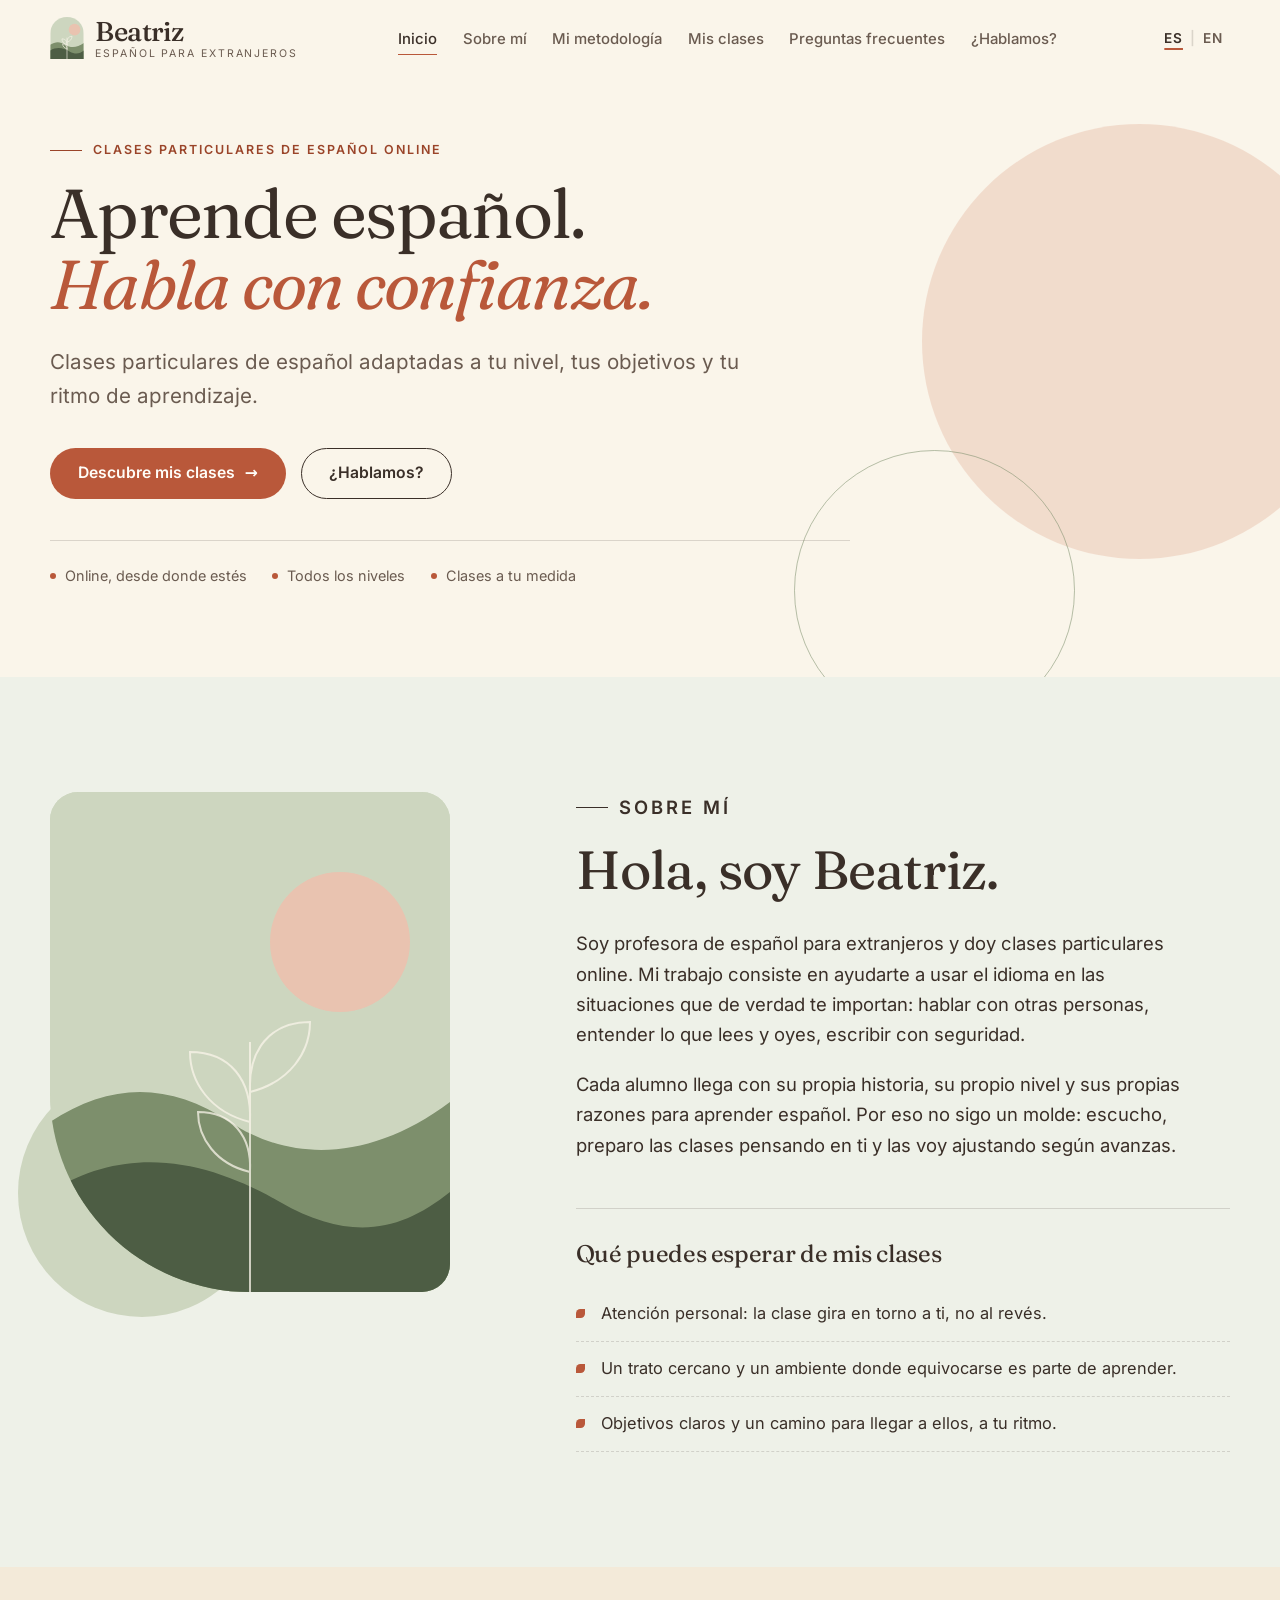
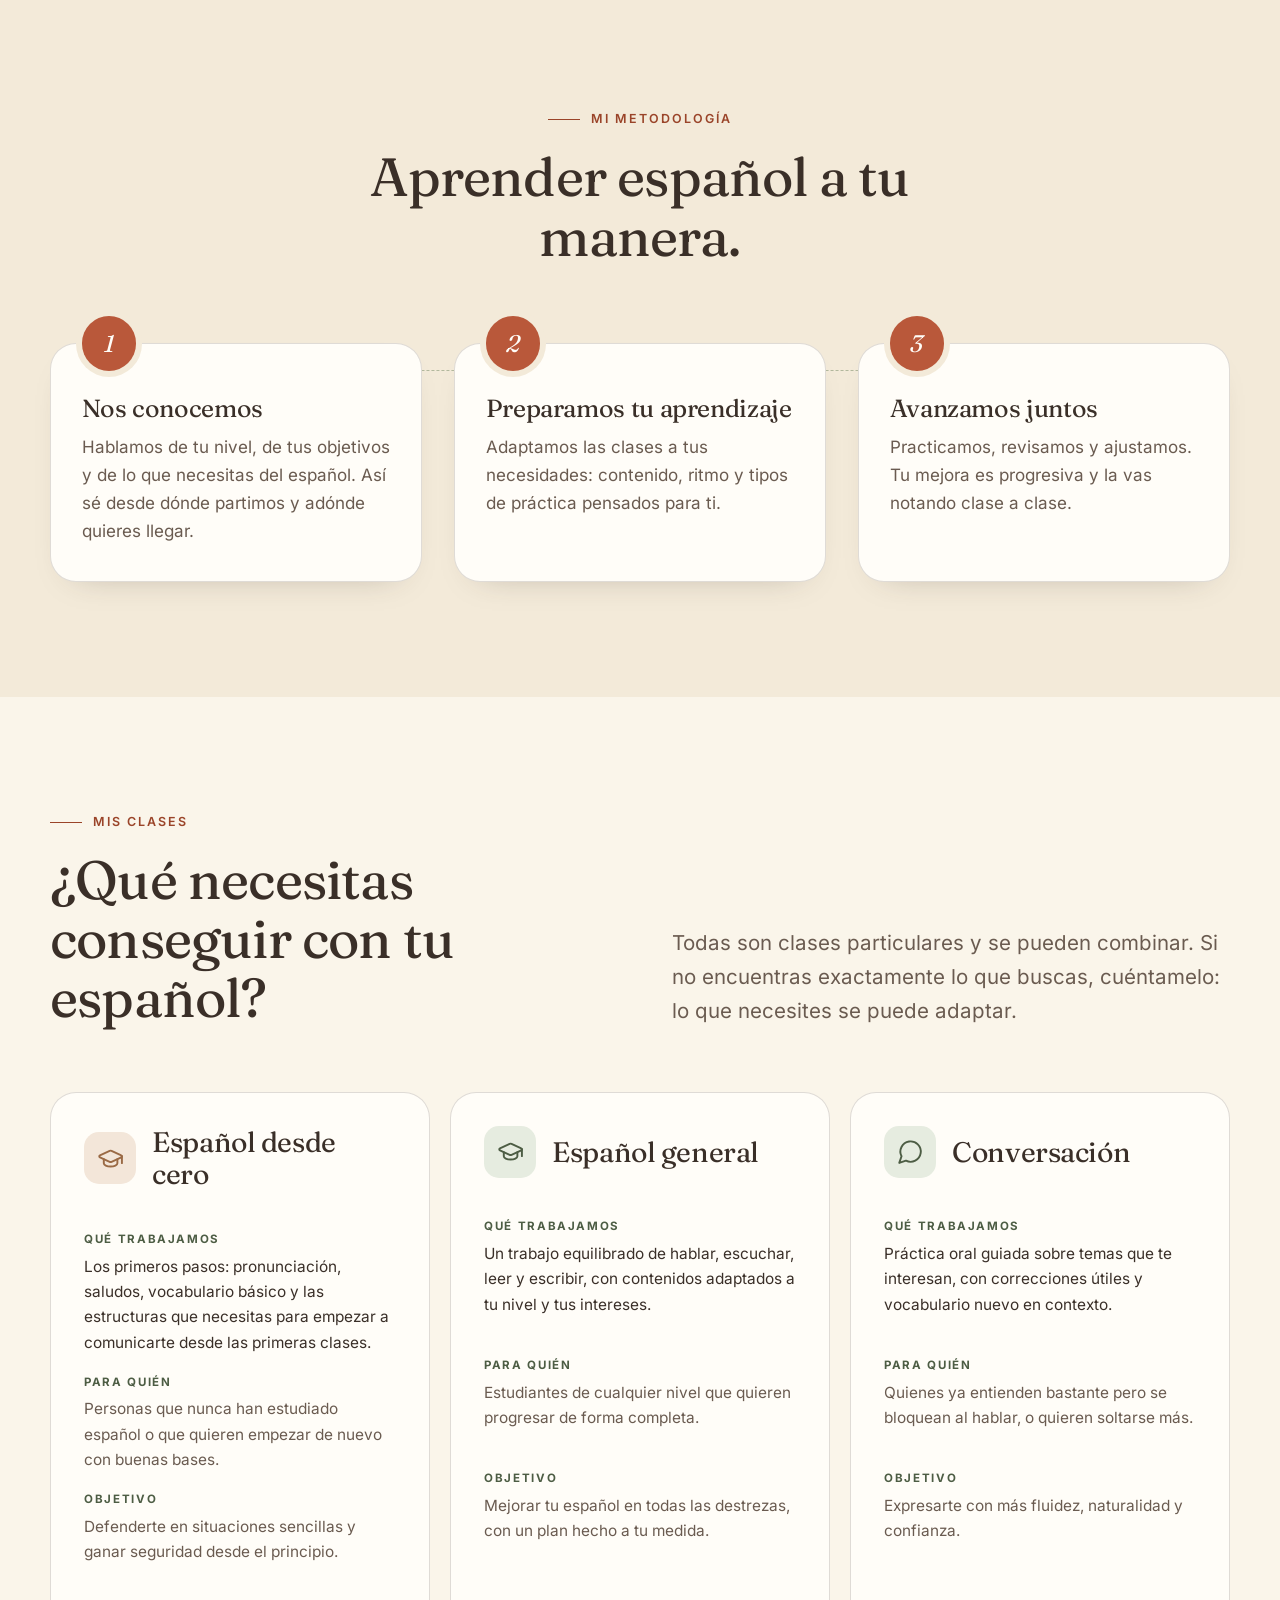
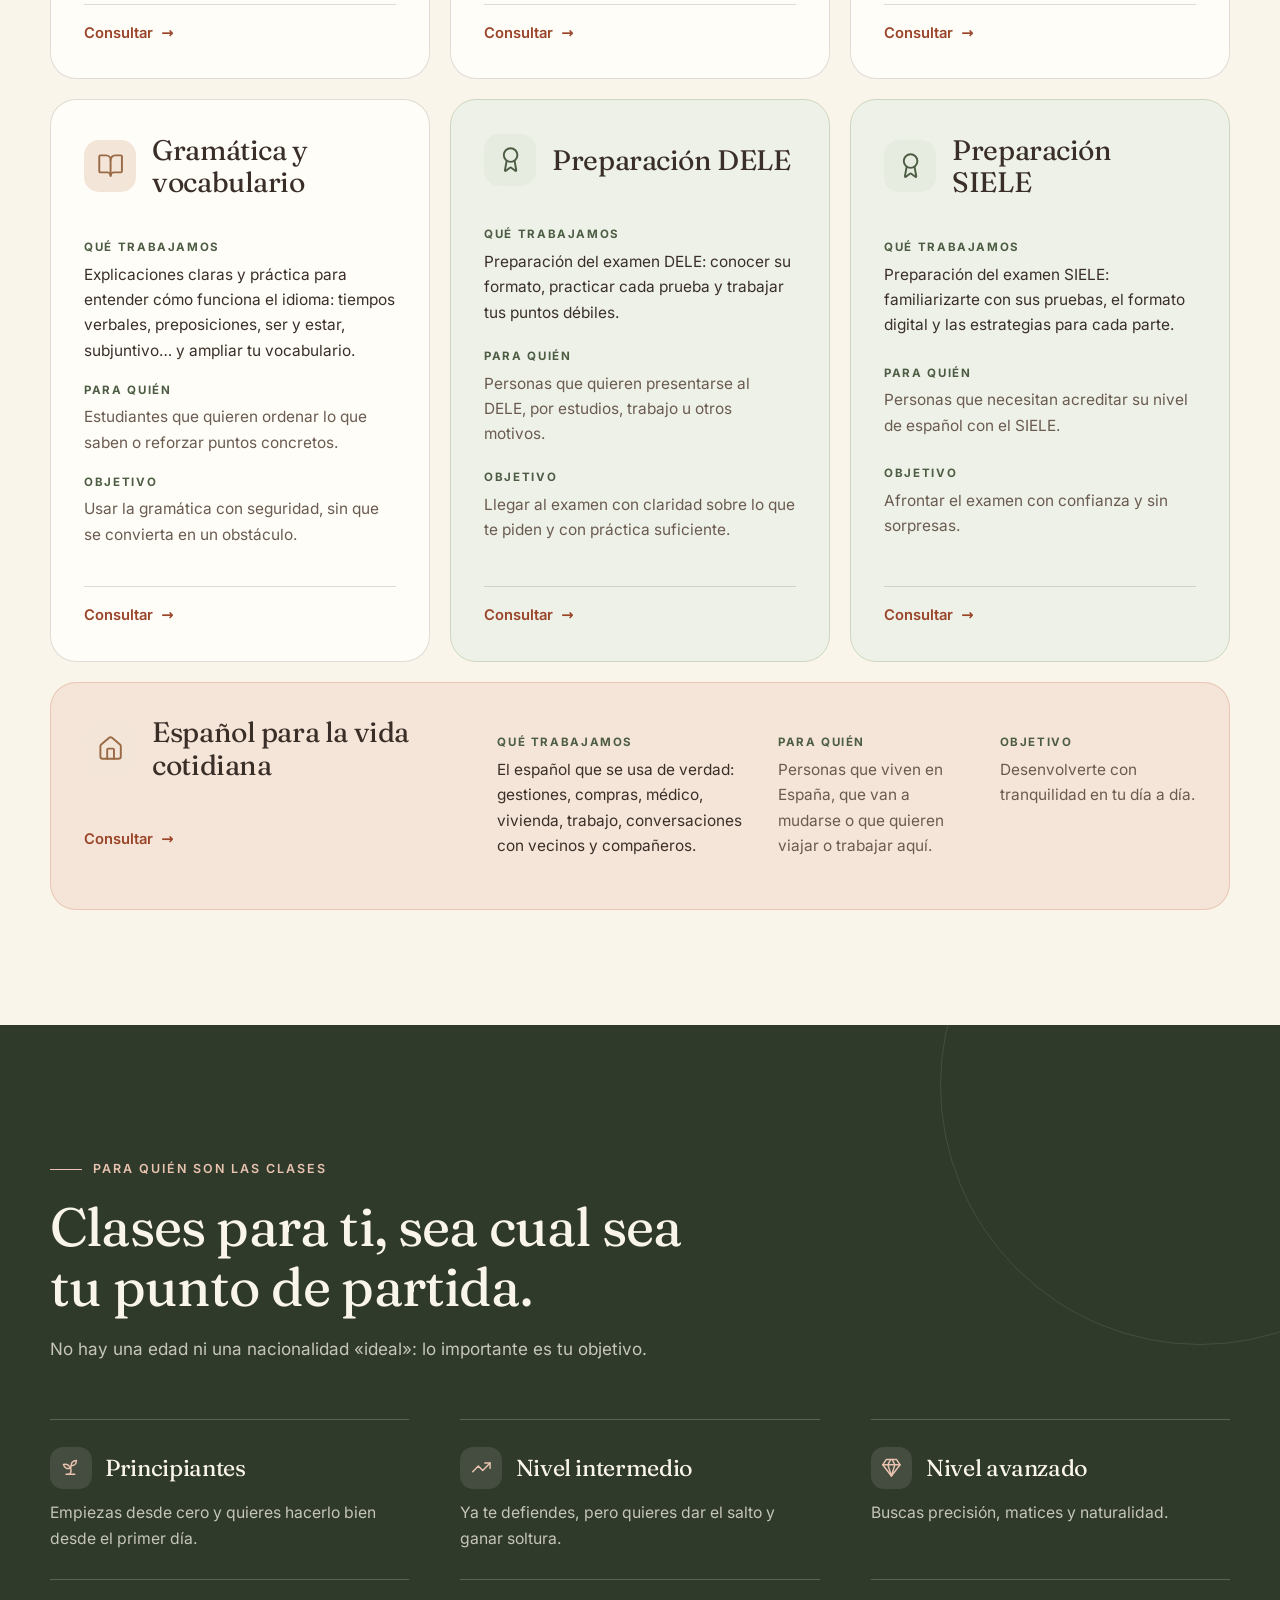
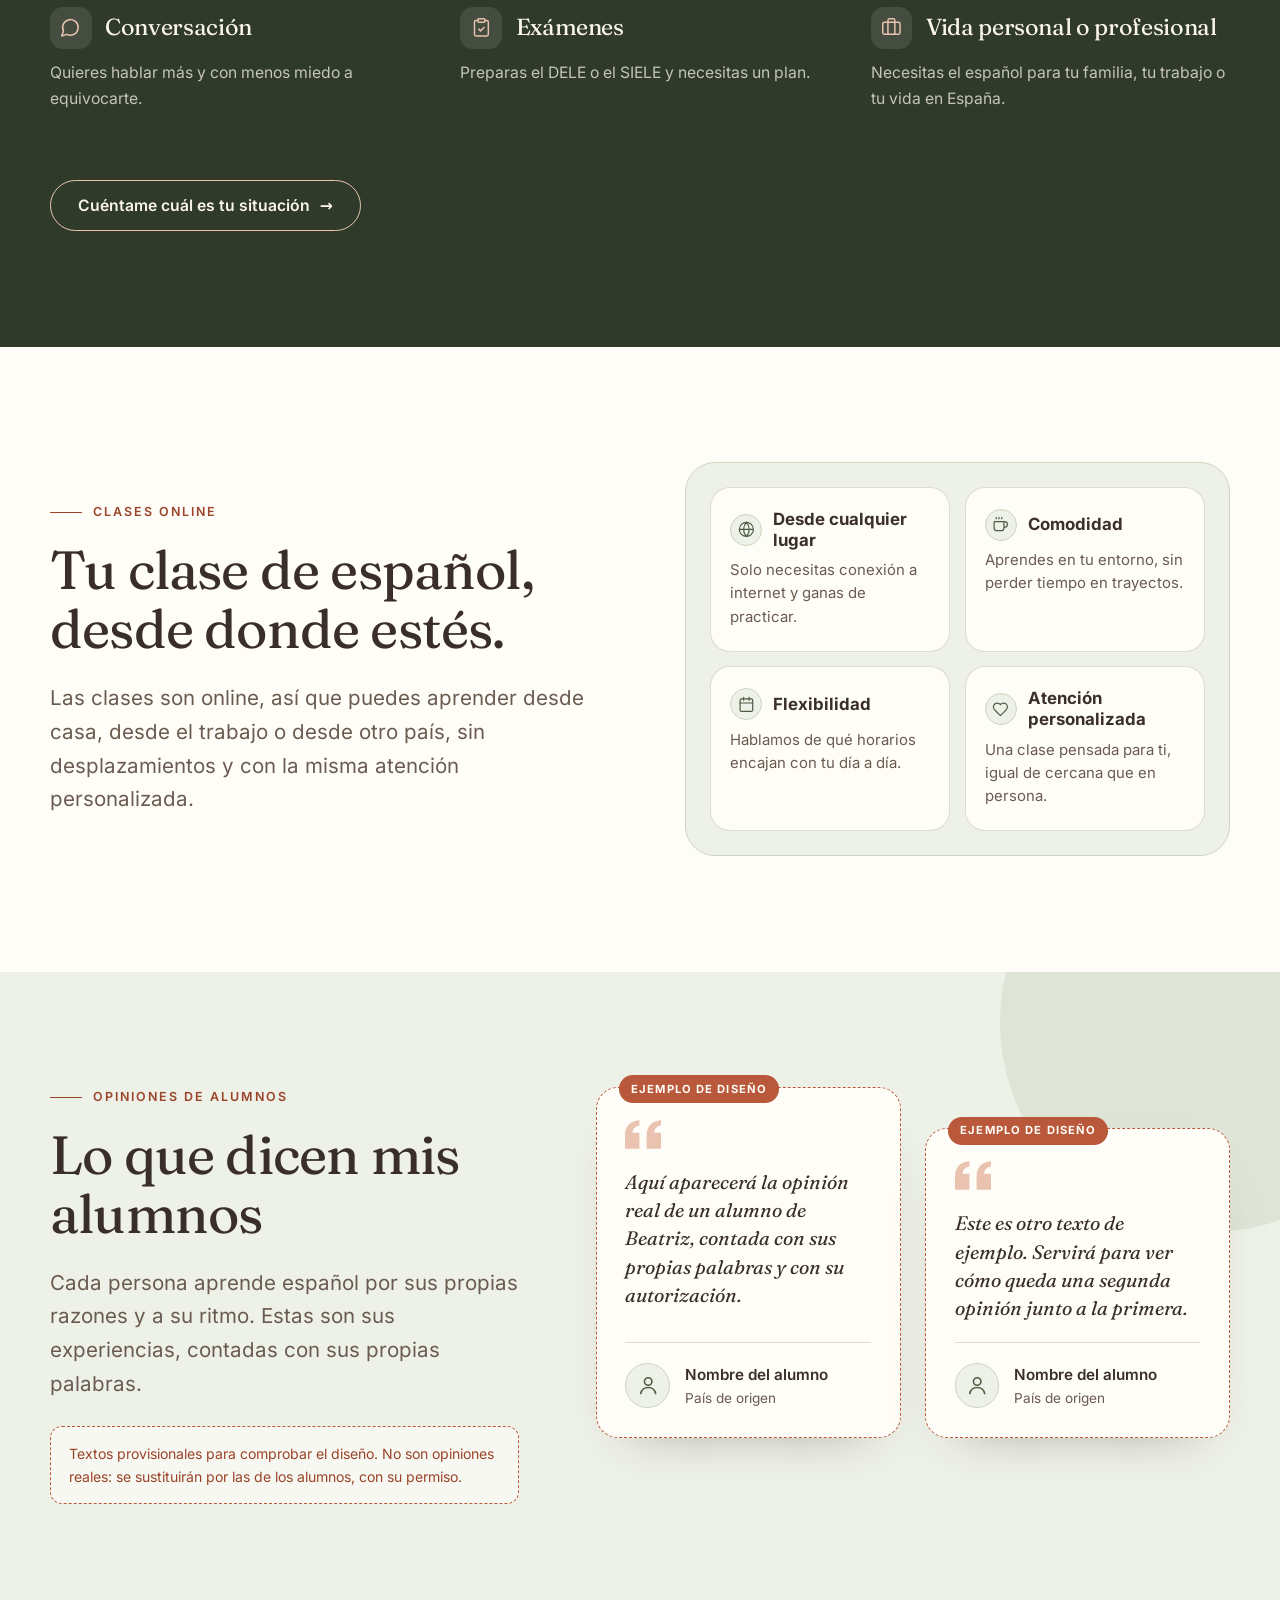
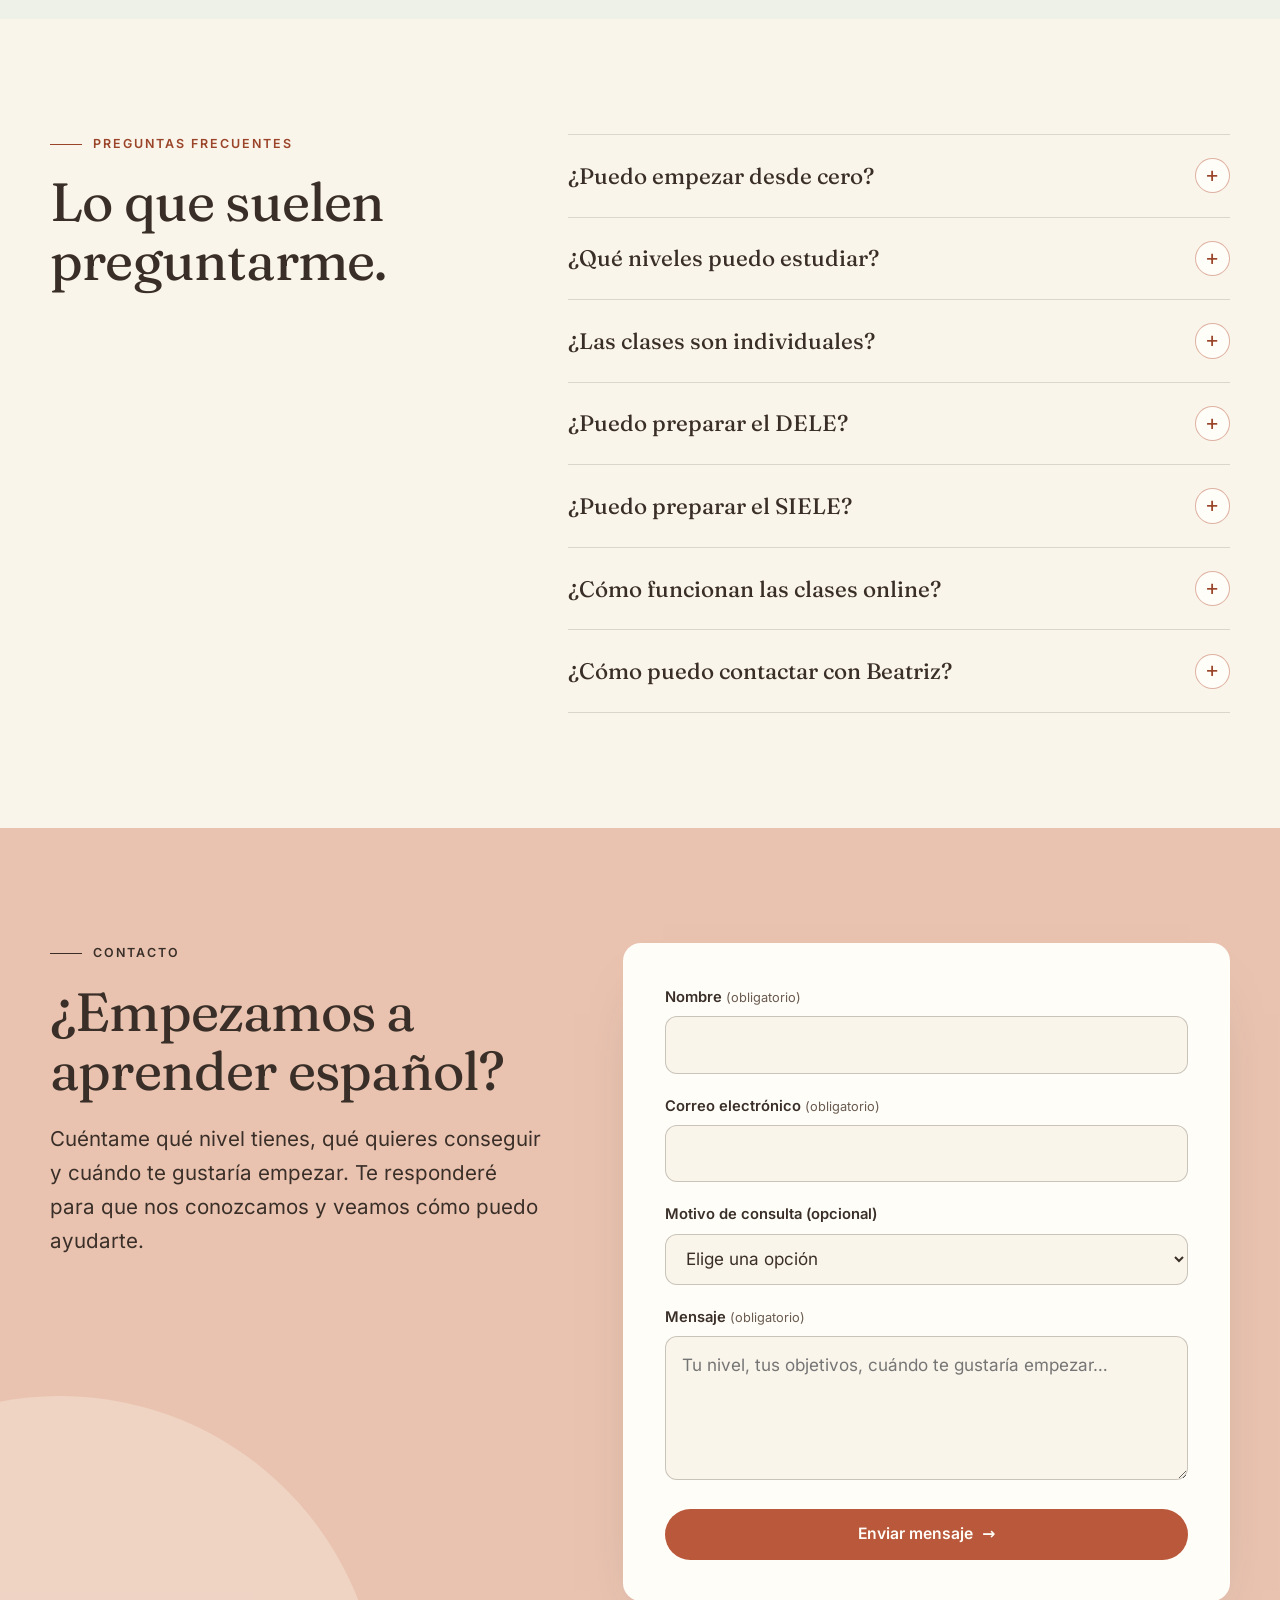
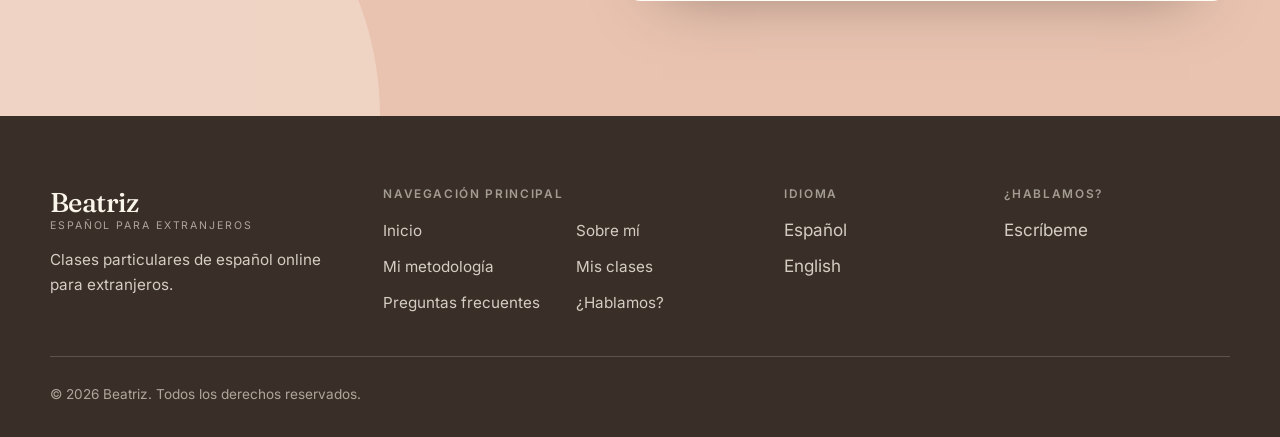
<file: es/index.html>
<!doctype html><html lang="es"><head><meta charset="utf-8"><meta name="viewport" content="width=device-width,initial-scale=1">
<title>Beatriz · Clases particulares de español online para extranjeros</title><meta name="description" content="Clases particulares de español online adaptadas a tu nivel, tus objetivos y tu ritmo. Conversación, gramática, vocabulario y preparación DELE y SIELE.">

<meta name="theme-color" content="#faf5ea"><meta name="twitter:card" content="summary_large_image"><meta property="og:type" content="website"><meta property="og:title" content="Beatriz · Clases particulares de español online para extranjeros"><meta property="og:description" content="Clases particulares de español online adaptadas a tu nivel, tus objetivos y tu ritmo. Conversación, gramática, vocabulario y preparación DELE y SIELE."><meta property="og:locale" content="es_ES"><meta property="og:locale:alternate" content="en_GB"><meta property="og:site_name" content="Beatriz · Español para extranjeros">
<link rel="icon" href="../favicon.svg" type="image/svg+xml">
<link rel="preload" href="../fonts/fraunces.woff2" as="font" type="font/woff2" crossorigin><link rel="preload" href="../fonts/inter.woff2" as="font" type="font/woff2" crossorigin>
<link rel="stylesheet" href="../styles.css?v=94752bec">
<script type="application/ld+json">{"@context":"https://schema.org","@type":"FAQPage","inLanguage":"es","mainEntity":[{"@type":"Question","name":"¿Puedo empezar desde cero?","acceptedAnswer":{"@type":"Answer","text":"Sí. Tanto si nunca has estudiado español como si quieres empezar de nuevo, adaptamos las clases a tu punto de partida y avanzamos paso a paso."}},{"@type":"Question","name":"¿Qué niveles puedo estudiar?","acceptedAnswer":{"@type":"Answer","text":"Todos: desde principiante hasta avanzado. En una primera toma de contacto hablamos de tu nivel y de tus objetivos para plantear las clases."}},{"@type":"Question","name":"¿Las clases son individuales?","acceptedAnswer":{"@type":"Answer","text":"Son clases particulares, pensadas para ti y tu situación. Si tienes otra necesidad, por ejemplo aprender con un familiar o un amigo, cuéntamelo y lo hablamos."}},{"@type":"Question","name":"¿Puedo preparar el DELE?","acceptedAnswer":{"@type":"Answer","text":"Sí. Puedes preparar el DELE conmigo: conoceremos el formato del examen, practicaremos cada prueba y trabajaremos lo que más lo necesite."}},{"@type":"Question","name":"¿Puedo preparar el SIELE?","acceptedAnswer":{"@type":"Answer","text":"Sí. También ofrezco preparación para el SIELE, con práctica de sus pruebas y atención a su formato digital."}},{"@type":"Question","name":"¿Cómo funcionan las clases online?","acceptedAnswer":{"@type":"Answer","text":"Nos conectamos por videollamada y trabajamos en directo, con contenidos adaptados a ti. Al ponernos en contacto, acordamos juntos los detalles prácticos."}},{"@type":"Question","name":"¿Cómo puedo contactar con Beatriz?","acceptedAnswer":{"@type":"Answer","text":"Puedes escribirme desde el formulario de esta página. Cuéntame qué buscas y te responderé para ver cómo puedo ayudarte."}}]}</script>
<script>document.documentElement.classList.add('js')</script></head>
<body><a class="skip" href="#home">Saltar al contenido</a><header class="header" id="top">
  <div class="wrap">
    <a class="brand brand--logo" href="#home" aria-label="Beatriz — Español para extranjeros"><svg class="brand-mark" width="34" height="42" viewBox="0 0 400 500" aria-hidden="true"><defs><clipPath id="logo-arch"><path d="M0 500V200C0 88 88 0 200 0s200 88 200 200v300z"/></clipPath></defs><g clip-path="url(#logo-arch)"><rect width="400" height="500" fill="#cdd6bf"/><circle cx="290" cy="150" r="70" fill="#e9c3b0"/><path d="M0 500V330c60-40 120-40 180 0s140 40 220-20v190z" fill="#7d8f6c"/><path d="M0 500V400c80-50 160-30 230 10s120 30 170-10v100z" fill="#4d5d44"/><g fill="none" stroke="#faf5ea" stroke-width="10" stroke-linecap="round" opacity=".75"><path d="M200 500V250"/><path d="M200 330c-40-10-60-40-60-70 40 0 62 28 60 70z"/><path d="M200 300c40-10 60-40 60-70-40 0-62 28-60 70z"/><path d="M200 380c-34-8-52-34-52-60 34 0 54 24 52 60z"/></g></g></svg><span class="brand-text"><span class="brand-name">Beatriz</span><span class="brand-tag"><span class="tag-a">Español para</span> <span class="tag-b">extranjeros</span></span></span></a>
    <nav class="nav" id="site-nav" aria-label="Navegación principal"><ul><li><a href="#home" data-nav="home">Inicio</a></li><li><a href="#about" data-nav="about">Sobre mí</a></li><li><a href="#method" data-nav="method">Mi metodología</a></li><li><a href="#lessons" data-nav="lessons">Mis clases</a></li><li><a href="#faq" data-nav="faq">Preguntas frecuentes</a></li><li><a href="#contact" data-nav="contact">¿Hablamos?</a></li></ul></nav>
    <div class="header-tools">
      <div class="lang" role="group" aria-label="Idioma"><a href="../es/index.html" hreflang="es" lang="es" data-lang="es" aria-current="true">ES</a><span aria-hidden="true">|</span><a href="../en/index.html" hreflang="en" lang="en" data-lang="en">EN</a></div>
      <button class="menu-btn" type="button" aria-expanded="false" aria-controls="site-nav" data-open="Menú" data-close="Cerrar menú" aria-label="Menú"><svg viewBox="0 0 24 24" fill="none" stroke="currentColor" stroke-width="1.6" stroke-linecap="round" aria-hidden="true"><path class="o" d="M4 7h16M4 12h16M4 17h16"/></svg></button>
    </div>
  </div>
</header><main><section class="hero" id="home" aria-labelledby="hero-title">
  <div class="wrap hero-grid">
    <div class="reveal">
      <p class="eyebrow">Clases particulares de español online</p>
      <h1 class="h1" id="hero-title"><span>Aprende español.</span><span><em>Habla con confianza.</em></span></h1>
      <p class="lead">Clases particulares de español adaptadas a tu nivel, tus objetivos y tu ritmo de aprendizaje.</p>
      <div class="hero-actions">
        <a class="btn btn-primary" href="#lessons">Descubre mis clases <span class="arrow" aria-hidden="true">→</span></a>
        <a class="btn btn-ghost" href="#contact">¿Hablamos?</a>
      </div>
      <ul class="hero-facts"><li>Online, desde donde estés</li><li>Todos los niveles</li><li>Clases a tu medida</li></ul>
    </div>
  </div>
</section>
<section class="section about" id="about" aria-labelledby="about-title">
  <div class="wrap about-grid">
    <div class="portrait reveal"><div class="portrait-frame"><svg viewBox="0 0 400 500" preserveAspectRatio="xMidYMid slice" role="img" aria-label="" aria-hidden="true">
  <rect width="400" height="500" fill="#cdd6bf"/>
  <circle cx="290" cy="150" r="70" fill="#e9c3b0"/>
  <path d="M0 500V330c60-40 120-40 180 0s140 40 220-20v190z" fill="#7d8f6c"/>
  <path d="M0 500V400c80-50 160-30 230 10s120 30 170-10v100z" fill="#4d5d44"/>
  <g fill="none" stroke="#faf5ea" stroke-width="2" opacity=".75"><path d="M200 500V250"/><path d="M200 330c-40-10-60-40-60-70 40 0 62 28 60 70z"/><path d="M200 300c40-10 60-40 60-70-40 0-62 28-60 70z"/><path d="M200 380c-34-8-52-34-52-60 34 0 54 24 52 60z"/></g>
</svg></div></div>
    <div class="about-body reveal">
      <p class="eyebrow">Sobre mí</p>
      <h2 class="h2" id="about-title">Hola, soy Beatriz.</h2>
      <p>Soy profesora de español para extranjeros y doy clases particulares online. Mi trabajo consiste en ayudarte a usar el idioma en las situaciones que de verdad te importan: hablar con otras personas, entender lo que lees y oyes, escribir con seguridad.</p><p>Cada alumno llega con su propia historia, su propio nivel y sus propias razones para aprender español. Por eso no sigo un molde: escucho, preparo las clases pensando en ti y las voy ajustando según avanzas.</p>
      
      <div class="expect"><h3>Qué puedes esperar de mis clases</h3><ul><li>Atención personal: la clase gira en torno a ti, no al revés.</li><li>Un trato cercano y un ambiente donde equivocarse es parte de aprender.</li><li>Objetivos claros y un camino para llegar a ellos, a tu ritmo.</li></ul></div>
    </div>
  </div>
</section>
<section class="section method" id="method" aria-labelledby="method-title">
  <div class="wrap">
    <div class="method-head reveal"><p class="eyebrow">Mi metodología</p><h2 class="h2" id="method-title">Aprender español a tu manera.</h2></div>
    <ol class="steps"><li class="step reveal"><span class="step-n" aria-hidden="true">1</span><h3>Nos conocemos</h3><p>Hablamos de tu nivel, de tus objetivos y de lo que necesitas del español. Así sé desde dónde partimos y adónde quieres llegar.</p></li><li class="step reveal"><span class="step-n" aria-hidden="true">2</span><h3>Preparamos tu aprendizaje</h3><p>Adaptamos las clases a tus necesidades: contenido, ritmo y tipos de práctica pensados para ti.</p></li><li class="step reveal"><span class="step-n" aria-hidden="true">3</span><h3>Avanzamos juntos</h3><p>Practicamos, revisamos y ajustamos. Tu mejora es progresiva y la vas notando clase a clase.</p></li></ol>
  </div>
</section>
<section class="section lessons" id="lessons" aria-labelledby="lessons-title">
  <div class="wrap">
    <div class="lessons-head reveal"><div><p class="eyebrow">Mis clases</p><h2 class="h2" id="lessons-title">¿Qué necesitas conseguir con tu español?</h2></div><p class="lead">Todas son clases particulares y se pueden combinar. Si no encuentras exactamente lo que buscas, cuéntamelo: lo que necesites se puede adaptar.</p></div>
    <div class="lessons-grid"><article class="lesson reveal" id="lesson-zero">
    <div class="lesson-top"><span class="lesson-ico lesson-ico--warm" aria-hidden="true"><svg viewBox="0 0 24 24" fill="none" stroke="currentColor" stroke-width="1.7" stroke-linecap="round" stroke-linejoin="round"><path d="M21.42 10.922a1 1 0 0 0-.019-1.838L12.83 5.18a2 2 0 0 0-1.66 0L2.6 9.08a1 1 0 0 0 0 1.832l8.57 3.908a2 2 0 0 0 1.66 0z"/><path d="M22 10v6"/><path d="M6 12.5V16a6 3 0 0 0 12 0v-3.5"/></svg></span><h3>Español desde cero</h3></div>
    <dl class="lesson-cols">
      <div><dt>Qué trabajamos</dt><dd>Los primeros pasos: pronunciación, saludos, vocabulario básico y las estructuras que necesitas para empezar a comunicarte desde las primeras clases.</dd></div>
      <div><dt>Para quién</dt><dd class="soft">Personas que nunca han estudiado español o que quieren empezar de nuevo con buenas bases.</dd></div>
      <div><dt>Objetivo</dt><dd class="soft">Defenderte en situaciones sencillas y ganar seguridad desde el principio.</dd></div>
    </dl>
    <a class="lesson-cta" href="#contact">Consultar <span class="arrow" aria-hidden="true">→</span></a>
  </article><article class="lesson reveal" id="lesson-general">
    <div class="lesson-top"><span class="lesson-ico lesson-ico--sage" aria-hidden="true"><svg viewBox="0 0 24 24" fill="none" stroke="currentColor" stroke-width="1.7" stroke-linecap="round" stroke-linejoin="round"><path d="M21.42 10.922a1 1 0 0 0-.019-1.838L12.83 5.18a2 2 0 0 0-1.66 0L2.6 9.08a1 1 0 0 0 0 1.832l8.57 3.908a2 2 0 0 0 1.66 0z"/><path d="M22 10v6"/><path d="M6 12.5V16a6 3 0 0 0 12 0v-3.5"/></svg></span><h3>Español general</h3></div>
    <dl class="lesson-cols">
      <div><dt>Qué trabajamos</dt><dd>Un trabajo equilibrado de hablar, escuchar, leer y escribir, con contenidos adaptados a tu nivel y tus intereses.</dd></div>
      <div><dt>Para quién</dt><dd class="soft">Estudiantes de cualquier nivel que quieren progresar de forma completa.</dd></div>
      <div><dt>Objetivo</dt><dd class="soft">Mejorar tu español en todas las destrezas, con un plan hecho a tu medida.</dd></div>
    </dl>
    <a class="lesson-cta" href="#contact">Consultar <span class="arrow" aria-hidden="true">→</span></a>
  </article><article class="lesson reveal" id="lesson-conversation">
    <div class="lesson-top"><span class="lesson-ico lesson-ico--sage" aria-hidden="true"><svg viewBox="0 0 24 24" fill="none" stroke="currentColor" stroke-width="1.7" stroke-linecap="round" stroke-linejoin="round"><path d="M7.9 20A9 9 0 1 0 4 16.1L2 22Z"/></svg></span><h3>Conversación</h3></div>
    <dl class="lesson-cols">
      <div><dt>Qué trabajamos</dt><dd>Práctica oral guiada sobre temas que te interesan, con correcciones útiles y vocabulario nuevo en contexto.</dd></div>
      <div><dt>Para quién</dt><dd class="soft">Quienes ya entienden bastante pero se bloquean al hablar, o quieren soltarse más.</dd></div>
      <div><dt>Objetivo</dt><dd class="soft">Expresarte con más fluidez, naturalidad y confianza.</dd></div>
    </dl>
    <a class="lesson-cta" href="#contact">Consultar <span class="arrow" aria-hidden="true">→</span></a>
  </article><article class="lesson reveal" id="lesson-grammar">
    <div class="lesson-top"><span class="lesson-ico lesson-ico--warm" aria-hidden="true"><svg viewBox="0 0 24 24" fill="none" stroke="currentColor" stroke-width="1.7" stroke-linecap="round" stroke-linejoin="round"><path d="M12 7v14"/><path d="M3 18a1 1 0 0 1-1-1V4a1 1 0 0 1 1-1h5a4 4 0 0 1 4 4 4 4 0 0 1 4-4h5a1 1 0 0 1 1 1v13a1 1 0 0 1-1 1h-6a3 3 0 0 0-3 3 3 3 0 0 0-3-3z"/></svg></span><h3>Gramática y vocabulario</h3></div>
    <dl class="lesson-cols">
      <div><dt>Qué trabajamos</dt><dd>Explicaciones claras y práctica para entender cómo funciona el idioma: tiempos verbales, preposiciones, ser y estar, subjuntivo… y ampliar tu vocabulario.</dd></div>
      <div><dt>Para quién</dt><dd class="soft">Estudiantes que quieren ordenar lo que saben o reforzar puntos concretos.</dd></div>
      <div><dt>Objetivo</dt><dd class="soft">Usar la gramática con seguridad, sin que se convierta en un obstáculo.</dd></div>
    </dl>
    <a class="lesson-cta" href="#contact">Consultar <span class="arrow" aria-hidden="true">→</span></a>
  </article><article class="lesson reveal lesson--exam" id="lesson-dele">
    <div class="lesson-top"><span class="lesson-ico lesson-ico--sage" aria-hidden="true"><svg viewBox="0 0 24 24" fill="none" stroke="currentColor" stroke-width="1.7" stroke-linecap="round" stroke-linejoin="round"><path d="m15.477 12.89 1.515 8.526a.5.5 0 0 1-.81.47l-3.58-2.687a1 1 0 0 0-1.197 0l-3.586 2.686a.5.5 0 0 1-.81-.469l1.514-8.526"/><circle cx="12" cy="8" r="6"/></svg></span><h3>Preparación DELE</h3></div>
    <dl class="lesson-cols">
      <div><dt>Qué trabajamos</dt><dd>Preparación del examen DELE: conocer su formato, practicar cada prueba y trabajar tus puntos débiles.</dd></div>
      <div><dt>Para quién</dt><dd class="soft">Personas que quieren presentarse al DELE, por estudios, trabajo u otros motivos.</dd></div>
      <div><dt>Objetivo</dt><dd class="soft">Llegar al examen con claridad sobre lo que te piden y con práctica suficiente.</dd></div>
    </dl>
    <a class="lesson-cta" href="#contact">Consultar <span class="arrow" aria-hidden="true">→</span></a>
  </article><article class="lesson reveal lesson--exam" id="lesson-siele">
    <div class="lesson-top"><span class="lesson-ico lesson-ico--sage" aria-hidden="true"><svg viewBox="0 0 24 24" fill="none" stroke="currentColor" stroke-width="1.7" stroke-linecap="round" stroke-linejoin="round"><path d="m15.477 12.89 1.515 8.526a.5.5 0 0 1-.81.47l-3.58-2.687a1 1 0 0 0-1.197 0l-3.586 2.686a.5.5 0 0 1-.81-.469l1.514-8.526"/><circle cx="12" cy="8" r="6"/></svg></span><h3>Preparación SIELE</h3></div>
    <dl class="lesson-cols">
      <div><dt>Qué trabajamos</dt><dd>Preparación del examen SIELE: familiarizarte con sus pruebas, el formato digital y las estrategias para cada parte.</dd></div>
      <div><dt>Para quién</dt><dd class="soft">Personas que necesitan acreditar su nivel de español con el SIELE.</dd></div>
      <div><dt>Objetivo</dt><dd class="soft">Afrontar el examen con confianza y sin sorpresas.</dd></div>
    </dl>
    <a class="lesson-cta" href="#contact">Consultar <span class="arrow" aria-hidden="true">→</span></a>
  </article><article class="lesson reveal lesson--wide" id="lesson-daily">
    <div class="lesson-top"><span class="lesson-ico lesson-ico--warm" aria-hidden="true"><svg viewBox="0 0 24 24" fill="none" stroke="currentColor" stroke-width="1.7" stroke-linecap="round" stroke-linejoin="round"><path d="M15 21v-8a1 1 0 0 0-1-1h-4a1 1 0 0 0-1 1v8"/><path d="M3 10a2 2 0 0 1 .709-1.528l7-5.999a2 2 0 0 1 2.582 0l7 5.999A2 2 0 0 1 21 10v9a2 2 0 0 1-2 2H5a2 2 0 0 1-2-2z"/></svg></span><h3>Español para la vida cotidiana</h3></div>
    <dl class="lesson-cols">
      <div><dt>Qué trabajamos</dt><dd>El español que se usa de verdad: gestiones, compras, médico, vivienda, trabajo, conversaciones con vecinos y compañeros.</dd></div>
      <div><dt>Para quién</dt><dd class="soft">Personas que viven en España, que van a mudarse o que quieren viajar o trabajar aquí.</dd></div>
      <div><dt>Objetivo</dt><dd class="soft">Desenvolverte con tranquilidad en tu día a día.</dd></div>
    </dl>
    <a class="lesson-cta" href="#contact">Consultar <span class="arrow" aria-hidden="true">→</span></a>
  </article></div>
  </div>
</section>
<section class="section audience" aria-labelledby="audience-title">
  <div class="wrap">
    <div class="audience-head reveal"><p class="eyebrow">Para quién son las clases</p><h2 class="h2" id="audience-title">Clases para ti, sea cual sea tu punto de partida.</h2><p>No hay una edad ni una nacionalidad «ideal»: lo importante es tu objetivo.</p></div>
    <div class="audience-grid"><div class="audience-item reveal"><div class="audience-h"><span class="audience-ico"><svg viewBox="0 0 24 24" fill="none" stroke="currentColor" stroke-width="1.7" stroke-linecap="round" stroke-linejoin="round" aria-hidden="true"><path d="M7 20h10"/><path d="M10 20c5.5-2.5.8-6.4 3-10"/><path d="M9.5 9.4c1.1.8 1.8 2.2 2.3 3.7-2 .4-3.5.4-4.8-.3-1.2-.6-2.3-1.9-3-4.2 2.8-.5 4.4 0 5.5.8z"/><path d="M14.1 6a7 7 0 0 0-1.1 4c1.9-.1 3.3-.6 4.3-1.4 1-1 1.6-2.3 1.7-4.6-2.7.1-4 1-4.9 2z"/></svg></span><h3>Principiantes</h3></div><p>Empiezas desde cero y quieres hacerlo bien desde el primer día.</p></div><div class="audience-item reveal"><div class="audience-h"><span class="audience-ico"><svg viewBox="0 0 24 24" fill="none" stroke="currentColor" stroke-width="1.7" stroke-linecap="round" stroke-linejoin="round" aria-hidden="true"><polyline points="22 7 13.5 15.5 8.5 10.5 2 17"/><polyline points="16 7 22 7 22 13"/></svg></span><h3>Nivel intermedio</h3></div><p>Ya te defiendes, pero quieres dar el salto y ganar soltura.</p></div><div class="audience-item reveal"><div class="audience-h"><span class="audience-ico"><svg viewBox="0 0 24 24" fill="none" stroke="currentColor" stroke-width="1.7" stroke-linecap="round" stroke-linejoin="round" aria-hidden="true"><path d="M6 3h12l4 6-10 13L2 9Z"/><path d="M11 3 8 9l4 13 4-13-3-6"/><path d="M2 9h20"/></svg></span><h3>Nivel avanzado</h3></div><p>Buscas precisión, matices y naturalidad.</p></div><div class="audience-item reveal"><div class="audience-h"><span class="audience-ico"><svg viewBox="0 0 24 24" fill="none" stroke="currentColor" stroke-width="1.7" stroke-linecap="round" stroke-linejoin="round" aria-hidden="true"><path d="M7.9 20A9 9 0 1 0 4 16.1L2 22Z"/></svg></span><h3>Conversación</h3></div><p>Quieres hablar más y con menos miedo a equivocarte.</p></div><div class="audience-item reveal"><div class="audience-h"><span class="audience-ico"><svg viewBox="0 0 24 24" fill="none" stroke="currentColor" stroke-width="1.7" stroke-linecap="round" stroke-linejoin="round" aria-hidden="true"><rect width="8" height="4" x="8" y="2" rx="1" ry="1"/><path d="M16 4h2a2 2 0 0 1 2 2v14a2 2 0 0 1-2 2H6a2 2 0 0 1-2-2V6a2 2 0 0 1 2-2h2"/><path d="m9 14 2 2 4-4"/></svg></span><h3>Exámenes</h3></div><p>Preparas el DELE o el SIELE y necesitas un plan.</p></div><div class="audience-item reveal"><div class="audience-h"><span class="audience-ico"><svg viewBox="0 0 24 24" fill="none" stroke="currentColor" stroke-width="1.7" stroke-linecap="round" stroke-linejoin="round" aria-hidden="true"><path d="M16 20V4a2 2 0 0 0-2-2h-4a2 2 0 0 0-2 2v16"/><rect width="20" height="14" x="2" y="6" rx="2"/></svg></span><h3>Vida personal o profesional</h3></div><p>Necesitas el español para tu familia, tu trabajo o tu vida en España.</p></div></div>
    <p class="audience-more reveal"><a class="btn audience-cta" href="#contact">Cuéntame cuál es tu situación <span class="arrow" aria-hidden="true">→</span></a></p>
  </div>
</section>
<section class="section online" aria-labelledby="online-title">
  <div class="wrap online-grid">
    <div class="reveal"><p class="eyebrow">Clases online</p><h2 class="h2" id="online-title">Tu clase de español, desde donde estés.</h2><p class="lead">Las clases son online, así que puedes aprender desde casa, desde el trabajo o desde otro país, sin desplazamientos y con la misma atención personalizada.</p></div>
    <ul class="online-list"><li class="reveal"><div class="online-h"><span class="dot" aria-hidden="true"><svg viewBox="0 0 24 24" fill="none" stroke="currentColor" stroke-width="1.7" stroke-linecap="round" stroke-linejoin="round" aria-hidden="true"><circle cx="12" cy="12" r="10"/><path d="M12 2a14.5 14.5 0 0 0 0 20 14.5 14.5 0 0 0 0-20"/><path d="M2 12h20"/></svg></span><h3>Desde cualquier lugar</h3></div><p>Solo necesitas conexión a internet y ganas de practicar.</p></li><li class="reveal"><div class="online-h"><span class="dot" aria-hidden="true"><svg viewBox="0 0 24 24" fill="none" stroke="currentColor" stroke-width="1.7" stroke-linecap="round" stroke-linejoin="round" aria-hidden="true"><path d="M10 2v2"/><path d="M14 2v2"/><path d="M16 8a1 1 0 0 1 1 1v8a4 4 0 0 1-4 4H7a4 4 0 0 1-4-4V9a1 1 0 0 1 1-1h14a4 4 0 1 1 0 8h-1"/><path d="M6 2v2"/></svg></span><h3>Comodidad</h3></div><p>Aprendes en tu entorno, sin perder tiempo en trayectos.</p></li><li class="reveal"><div class="online-h"><span class="dot" aria-hidden="true"><svg viewBox="0 0 24 24" fill="none" stroke="currentColor" stroke-width="1.7" stroke-linecap="round" stroke-linejoin="round" aria-hidden="true"><path d="M8 2v4"/><path d="M16 2v4"/><rect width="18" height="18" x="3" y="4" rx="2"/><path d="M3 10h18"/></svg></span><h3>Flexibilidad</h3></div><p>Hablamos de qué horarios encajan con tu día a día.</p></li><li class="reveal"><div class="online-h"><span class="dot" aria-hidden="true"><svg viewBox="0 0 24 24" fill="none" stroke="currentColor" stroke-width="1.7" stroke-linecap="round" stroke-linejoin="round" aria-hidden="true"><path d="M19 14c1.49-1.46 3-3.21 3-5.5A5.5 5.5 0 0 0 16.5 3c-1.76 0-3 .5-4.5 2-1.5-1.5-2.74-2-4.5-2A5.5 5.5 0 0 0 2 8.5c0 2.3 1.5 4.05 3 5.5l7 7Z"/></svg></span><h3>Atención personalizada</h3></div><p>Una clase pensada para ti, igual de cercana que en persona.</p></li></ul>
  </div>
</section>
<section class="section testimonials" id="testimonials" aria-labelledby="testi-title">
  <div class="wrap testimonials-grid">
    <div class="testimonials-intro reveal"><p class="eyebrow">Opiniones de alumnos</p><h2 class="h2" id="testi-title">Lo que dicen mis alumnos</h2><p class="lead">Cada persona aprende español por sus propias razones y a su ritmo. Estas son sus experiencias, contadas con sus propias palabras.</p><p class="provisional-note" role="note">Textos provisionales para comprobar el diseño. No son opiniones reales: se sustituirán por las de los alumnos, con su permiso.</p></div>
    <div class="quotes"><figure class="quote reveal quote--provisional" data-provisional="true">
      <span class="quote-tag">Ejemplo de diseño</span>
      <svg class="quote-mark" viewBox="0 0 48 36" aria-hidden="true"><path fill="currentColor" d="M0 36V20C0 8 6 1.5 18 0v7c-6 1.5-8.500 4.500-8.500 9H18v20zM27 36V20C27 8 33 1.500 45 0v7c-6 1.500-8.500 4.500-8.500 9H45v20z"/></svg>
      <blockquote><p>Aquí aparecerá la opinión real de un alumno de Beatriz, contada con sus propias palabras y con su autorización.</p></blockquote>
      <figcaption><span class="quote-avatar" aria-hidden="true"><svg viewBox="0 0 24 24" fill="none" stroke="currentColor" stroke-width="1.7" stroke-linecap="round" stroke-linejoin="round"><circle cx="12" cy="8" r="4"/><path d="M4 21c1-4.500 4-6.500 8-6.500s7 2 8 6.500"/></svg></span><span><b>Nombre del alumno</b><small>País de origen</small></span></figcaption>
    </figure><figure class="quote reveal quote--provisional" data-provisional="true">
      <span class="quote-tag">Ejemplo de diseño</span>
      <svg class="quote-mark" viewBox="0 0 48 36" aria-hidden="true"><path fill="currentColor" d="M0 36V20C0 8 6 1.5 18 0v7c-6 1.5-8.500 4.500-8.500 9H18v20zM27 36V20C27 8 33 1.500 45 0v7c-6 1.500-8.500 4.500-8.500 9H45v20z"/></svg>
      <blockquote><p>Este es otro texto de ejemplo. Servirá para ver cómo queda una segunda opinión junto a la primera.</p></blockquote>
      <figcaption><span class="quote-avatar" aria-hidden="true"><svg viewBox="0 0 24 24" fill="none" stroke="currentColor" stroke-width="1.7" stroke-linecap="round" stroke-linejoin="round"><circle cx="12" cy="8" r="4"/><path d="M4 21c1-4.500 4-6.500 8-6.500s7 2 8 6.500"/></svg></span><span><b>Nombre del alumno</b><small>País de origen</small></span></figcaption>
    </figure></div>
  </div>
</section>
<section class="section faq" id="faq" aria-labelledby="faq-title">
  <div class="wrap faq-grid">
    <div class="faq-head reveal"><p class="eyebrow">Preguntas frecuentes</p><h2 class="h2" id="faq-title">Lo que suelen preguntarme.</h2></div>
    <div><details class="reveal"><summary>¿Puedo empezar desde cero?</summary><div class="answer"><p>Sí. Tanto si nunca has estudiado español como si quieres empezar de nuevo, adaptamos las clases a tu punto de partida y avanzamos paso a paso.</p></div></details><details class="reveal"><summary>¿Qué niveles puedo estudiar?</summary><div class="answer"><p>Todos: desde principiante hasta avanzado. En una primera toma de contacto hablamos de tu nivel y de tus objetivos para plantear las clases.</p></div></details><details class="reveal"><summary>¿Las clases son individuales?</summary><div class="answer"><p>Son clases particulares, pensadas para ti y tu situación. Si tienes otra necesidad, por ejemplo aprender con un familiar o un amigo, cuéntamelo y lo hablamos.</p></div></details><details class="reveal"><summary>¿Puedo preparar el DELE?</summary><div class="answer"><p>Sí. Puedes preparar el DELE conmigo: conoceremos el formato del examen, practicaremos cada prueba y trabajaremos lo que más lo necesite.</p></div></details><details class="reveal"><summary>¿Puedo preparar el SIELE?</summary><div class="answer"><p>Sí. También ofrezco preparación para el SIELE, con práctica de sus pruebas y atención a su formato digital.</p></div></details><details class="reveal"><summary>¿Cómo funcionan las clases online?</summary><div class="answer"><p>Nos conectamos por videollamada y trabajamos en directo, con contenidos adaptados a ti. Al ponernos en contacto, acordamos juntos los detalles prácticos.</p></div></details><details class="reveal"><summary>¿Cómo puedo contactar con Beatriz?</summary><div class="answer"><p>Puedes escribirme desde el formulario de esta página. Cuéntame qué buscas y te responderé para ver cómo puedo ayudarte.</p></div></details></div>
  </div>
</section>
<section class="section contact" id="contact" aria-labelledby="contact-title">
  <div class="wrap contact-grid">
    <div class="reveal"><p class="eyebrow">Contacto</p><h2 class="h2" id="contact-title">¿Empezamos a aprender español?</h2><p class="lead">Cuéntame qué nivel tienes, qué quieres conseguir y cuándo te gustaría empezar. Te responderé para que nos conozcamos y veamos cómo puedo ayudarte.</p></div>
    <div class="form-card reveal">
      <form id="contact-form" novalidate method="post" data-endpoint="" data-lang="es"
        data-e-name-required="Escribe tu nombre." data-e-email-required="Escribe tu correo electrónico." data-e-email-invalid="Revisa el correo: parece que no es válido."
        data-e-message-required="Escribe un mensaje." data-e-message-short="Cuéntame un poco más (al menos 10 caracteres)." data-e-summary="Revisa los campos marcados."
        data-sending="Enviando…" data-failure="No se ha podido enviar el mensaje. Por favor, inténtalo de nuevo en unos minutos." data-unavailable="El formulario todavía no está activo y tu mensaje no se ha enviado. Por favor, vuelve a intentarlo más adelante.">
        <div class="form-msg is-error" id="form-error" role="alert" hidden></div>
        <div class="field"><label for="f-name">Nombre <span class="req">(obligatorio)</span></label><input id="f-name" name="name" type="text" autocomplete="name" required aria-describedby="name-err"><p class="err" id="name-err" data-msg=""></p></div>
        <div class="field"><label for="f-email">Correo electrónico <span class="req">(obligatorio)</span></label><input id="f-email" name="email" type="email" autocomplete="email" inputmode="email" required aria-describedby="email-err"><p class="err" id="email-err" data-msg=""></p></div>
        <div class="field"><label for="f-reason">Motivo de consulta (opcional)</label><select id="f-reason" name="reason"><option value="">Elige una opción</option><option value="Empezar desde cero">Empezar desde cero</option><option value="Mejorar mi español general">Mejorar mi español general</option><option value="Practicar conversación">Practicar conversación</option><option value="Gramática y vocabulario">Gramática y vocabulario</option><option value="Preparar el DELE">Preparar el DELE</option><option value="Preparar el SIELE">Preparar el SIELE</option><option value="Español para la vida cotidiana">Español para la vida cotidiana</option><option value="Otro motivo">Otro motivo</option></select></div>
        <div class="field"><label for="f-message">Mensaje <span class="req">(obligatorio)</span></label><textarea id="f-message" name="message" required placeholder="Tu nivel, tus objetivos, cuándo te gustaría empezar…" aria-describedby="message-err"></textarea><p class="err" id="message-err" data-msg=""></p></div>
        <div class="hp" aria-hidden="true"><label>No rellenar<input type="text" name="_gotcha" tabindex="-1" autocomplete="off"></label></div>
        <button class="btn btn-primary" type="submit" data-label="Enviar mensaje">Enviar mensaje <span class="arrow" aria-hidden="true">→</span></button>
      </form>
      <div class="form-success" id="form-success" role="status" hidden><h3>¡Mensaje enviado!</h3><p>Gracias por escribirme. Te responderé lo antes posible.</p><button class="btn btn-ghost" type="button" id="form-again">Enviar otro mensaje</button></div>
    </div>
  </div>
</section></main><footer class="footer"><div class="wrap">
    <div class="footer-top">
      <div><div class="brand"><span class="brand-name">Beatriz</span><span class="brand-tag">Español para extranjeros</span></div><p class="footer-text">Clases particulares de español online para extranjeros.</p></div>
      <nav class="footer-col" aria-label="Pie de página"><h3>Navegación principal</h3><ul><li><a href="../es/index.html#home">Inicio</a></li><li><a href="../es/index.html#about">Sobre mí</a></li><li><a href="../es/index.html#method">Mi metodología</a></li><li><a href="../es/index.html#lessons">Mis clases</a></li><li><a href="../es/index.html#faq">Preguntas frecuentes</a></li><li><a href="../es/index.html#contact">¿Hablamos?</a></li></ul></nav>
      <div class="footer-col"><h3>Idioma</h3><ul><li><a href="../es/index.html" hreflang="es" lang="es" data-lang="es">Español</a></li><li><a href="../en/index.html" hreflang="en" lang="en" data-lang="en">English</a></li></ul></div>
      <div class="footer-col"><h3>¿Hablamos?</h3><ul><li><a href="../es/index.html#contact">Escríbeme</a></li></ul></div>
    </div>
    <div class="footer-bottom"><span>© 2026 Beatriz. Todos los derechos reservados.</span><span></span></div>
  </div></footer>
<script src="../main.js?v=94752bec" defer></script></body></html>
</file>
<file: styles.css>
/* ───────── Fuentes autoalojadas ───────── */
@font-face{font-family:"Fraunces";src:url("fonts/fraunces.woff2") format("woff2");font-weight:100 900;font-style:normal;font-display:swap}
@font-face{font-family:"Fraunces";src:url("fonts/fraunces-italic.woff2") format("woff2");font-weight:100 900;font-style:italic;font-display:swap}
@font-face{font-family:"Inter";src:url("fonts/inter.woff2") format("woff2");font-weight:100 900;font-style:normal;font-display:swap}

/* ───────── Tokens ───────── */
:root{
  color-scheme:light;
  --ivory:#faf5ea;
  --cream:#f3ead9;
  --white:#fffdf8;
  --sage-50:#eef1e8;
  --sage-200:#cdd6bf;
  --sage-500:#7d8f6c;
  --sage-700:#4d5d44;
  --sage-900:#2f3a2b;
  --terracotta:#b9583a;
  --terracotta-dark:#9a4429;
  --terracotta-soft:#e9c3b0;
  --ink:#3a2f28;
  --ink-soft:#6a5b50;
  --line:rgba(58,47,40,.16);
  --serif:"Fraunces","Iowan Old Style","Palatino Linotype",Georgia,serif;
  --sans:"Inter",system-ui,-apple-system,"Segoe UI",Roboto,sans-serif;
  --radius:18px;
  --wrap:1180px;
  --gutter:clamp(1.25rem,4vw,2.5rem);
  --section:clamp(4.5rem,9vw,8rem);
  --header-h:76px;
}

/* ───────── Base ───────── */
*,*::before,*::after{box-sizing:border-box}
html{scroll-behavior:smooth;scroll-padding-top:calc(var(--header-h) + 12px);-webkit-text-size-adjust:100%}
body{margin:0;background:var(--ivory);color:var(--ink);font-family:var(--sans);font-size:1.0625rem;line-height:1.65;-webkit-font-smoothing:antialiased;text-rendering:optimizeLegibility}
img,svg{display:block;max-width:100%}
h1,h2,h3,h4{font-family:var(--serif);font-weight:420;line-height:1.1;letter-spacing:-.015em;margin:0;color:var(--ink);font-variation-settings:"opsz" 96}
p{margin:0}
a{color:inherit}
ul,ol{margin:0;padding:0;list-style:none}
:focus-visible{outline:3px solid var(--terracotta);outline-offset:3px;border-radius:4px}
.wrap{width:min(100% - 2*var(--gutter),var(--wrap));margin-inline:auto}
.section{padding-block:var(--section)}
.eyebrow{font-size:.78rem;font-weight:600;letter-spacing:.16em;text-transform:uppercase;color:var(--terracotta-dark);margin-bottom:1.1rem;display:flex;align-items:center;gap:.7rem}
.eyebrow::before{content:"";width:2rem;height:1px;background:currentColor}
.h2{font-size:clamp(2rem,4.2vw,3.4rem)}
.h2 em,.h1 em{font-style:italic;color:var(--terracotta)}
.lead{font-size:clamp(1.1rem,1.6vw,1.3rem);color:var(--ink-soft);max-width:36em}
.skip{position:absolute;left:1rem;top:-4rem;background:var(--ink);color:var(--white);padding:.7rem 1rem;border-radius:8px;z-index:100;transition:top .2s}
.skip:focus{top:1rem}
.sr-only{position:absolute;width:1px;height:1px;overflow:hidden;clip:rect(0 0 0 0);white-space:nowrap}

/* ───────── Botones ───────── */
.btn{display:inline-flex;align-items:center;justify-content:center;gap:.6rem;min-height:3.2rem;padding:.85rem 1.7rem;border-radius:999px;border:1.5px solid transparent;font:600 .98rem/1 var(--sans);text-decoration:none;cursor:pointer;transition:background .2s,color .2s,border-color .2s,transform .2s}
.btn-primary{background:var(--terracotta);color:var(--white)}
.btn-primary:hover{background:var(--terracotta-dark)}
.btn-ghost{border-color:var(--ink);color:var(--ink);background:transparent}
.btn-ghost:hover{background:var(--ink);color:var(--ivory)}
.btn .arrow{transition:transform .25s}
.btn:hover .arrow{transform:translateX(4px)}
.btn[disabled]{opacity:.6;cursor:wait}
.link-arrow{font-weight:600;text-decoration:none;border-bottom:1.5px solid var(--terracotta);padding-bottom:2px}

/* ───────── Cabecera ───────── */
.header{position:fixed;inset:0 0 auto 0;z-index:50;height:var(--header-h);display:flex;align-items:center;}
.header::before{content:"";position:absolute;inset:0;z-index:-2;background:rgba(250,245,234,.92);backdrop-filter:blur(10px);-webkit-backdrop-filter:blur(10px);box-shadow:0 1px 0 var(--line);opacity:0;transition:opacity .3s;pointer-events:none}
.header.is-stuck::before,.header.menu-open::before{opacity:1}
.header .wrap{position:relative}
.header .wrap{display:flex;align-items:center;justify-content:space-between;gap:1.5rem}
.brand{text-decoration:none;display:flex;flex-direction:column;line-height:1.05}
.brand--logo{flex-direction:row;align-items:center;gap:.7rem}
.brand-mark{flex:none;width:34px;height:42px}
.brand-text{display:flex;flex-direction:column;line-height:1.05}
.brand-name{font-family:var(--serif);font-size:1.7rem;font-weight:500;letter-spacing:-.02em}
.brand-tag{font-size:.66rem;letter-spacing:.18em;text-transform:uppercase;color:var(--ink-soft);margin-top:.2rem}
.brand-tag span{white-space:nowrap}
@media (max-width:1020px){.brand-tag span{display:block}}
@media (max-width:400px){.brand-tag{letter-spacing:.12em}.header .wrap{gap:.6rem}.header-tools{gap:.6rem}.brand--logo{gap:.55rem}}
.nav ul{display:flex;gap:clamp(1rem,2vw,2rem)}
.nav a{text-decoration:none;font-size:.93rem;font-weight:500;color:var(--ink-soft);padding:.4rem 0;border-bottom:1.5px solid transparent;transition:color .2s,border-color .2s}
.nav a:hover,.nav a[aria-current="true"]{color:var(--ink);border-color:var(--terracotta)}
.header-tools{display:flex;align-items:center;gap:1rem}
.lang{display:flex;align-items:center;font-size:.85rem;font-weight:600;letter-spacing:.06em}
.lang a{text-decoration:none;padding:.35rem .45rem;color:var(--ink-soft);border-radius:6px}
.lang a[aria-current="true"]{color:var(--ink);text-decoration:underline;text-decoration-color:var(--terracotta);text-underline-offset:5px;text-decoration-thickness:2px}
.lang span{color:var(--line)}
.menu-btn{display:none;width:2.9rem;height:2.9rem;padding:0;place-items:center;background:var(--white);border:1.5px solid rgba(58,47,40,.38);border-radius:14px;cursor:pointer;color:var(--ink);box-shadow:0 1px 3px rgba(58,47,40,.12);transition:background .2s,border-color .2s}
.menu-btn:hover{border-color:var(--terracotta)}
.menu-btn svg{width:24px;height:24px;stroke:#3a2f28;stroke-width:2}
.header-cta{display:inline-flex}
@media (max-width:1020px){
  .menu-btn{display:grid}
  .header-cta{display:none}
  .nav{position:fixed;inset:0;background:var(--ivory);padding:calc(var(--header-h) + 2rem) var(--gutter) 2rem;transform:translateY(-100%);visibility:hidden;transition:transform .35s ease,visibility 0s .35s;display:flex;flex-direction:column;justify-content:space-between;z-index:-1}
  .nav.is-open{transform:none;visibility:visible;transition:transform .35s ease}
  .nav ul{flex-direction:column;gap:0}
  .nav li{border-bottom:1px solid var(--line)}
  .nav a{font-family:var(--serif);font-size:1.3rem;line-height:1.3;color:var(--ink);display:block;border:0;padding:.95rem 0}
  .nav a.nav-cta{display:inline-flex !important;align-self:stretch;font-family:var(--sans);font-size:.98rem;font-weight:600;line-height:1;color:var(--white);padding:.85rem 1.7rem}
  .header.menu-open::before{backdrop-filter:none;-webkit-backdrop-filter:none;background:var(--ivory)}
}
@media (min-width:1021px){.nav-cta{display:none !important}}

/* ───────── Hero ───────── */
.hero{padding-top:calc(var(--header-h) + clamp(2rem,5vw,4.5rem));padding-bottom:clamp(3.5rem,7vw,6rem);position:relative;overflow:hidden}
.hero-grid{position:relative;z-index:1;max-width:var(--wrap)}
.hero-grid>div{max-width:50rem}
.hero::before{content:"";position:absolute;width:clamp(240px,34vw,500px);aspect-ratio:1;border-radius:50%;background:var(--terracotta-soft);opacity:.5;right:-6%;top:calc(var(--header-h) + 3rem)}
.hero::after{content:"";position:absolute;width:clamp(160px,22vw,320px);aspect-ratio:1;border-radius:50%;border:1.5px solid var(--sage-500);opacity:.55;right:clamp(8%,16vw,22%);bottom:-8%}
@media (max-width:860px){.hero::after{display:none}.hero::before{width:170px;right:-55px;top:auto;bottom:-45px;opacity:.55}}
.h1{font-size:clamp(2.6rem,5.4vw,4.9rem);line-height:1.02;letter-spacing:-.025em;font-weight:380}
.h1 span{display:block}
.hero .lead{margin-top:1.6rem}
.hero-actions{display:flex;flex-wrap:wrap;gap:.9rem;margin-top:2.2rem}
.hero-facts{display:flex;flex-wrap:wrap;gap:.6rem 1.6rem;margin-top:2.6rem;padding-top:1.4rem;border-top:1px solid var(--line);font-size:.9rem;color:var(--ink-soft)}
.hero-facts li{display:flex;align-items:center;gap:.55rem}
.hero-facts li::before{content:"";width:6px;height:6px;border-radius:50%;background:var(--terracotta)}
.portrait{position:relative;justify-self:center;width:min(100%,480px)}
.portrait-frame{position:relative;aspect-ratio:4/5;border-radius:999px 999px 28px 28px;overflow:hidden;background:var(--sage-200);z-index:1}
.portrait-frame img,.portrait-frame svg{width:100%;height:100%;object-fit:cover}
.portrait::before{content:"";position:absolute;width:62%;aspect-ratio:1;border-radius:50%;background:var(--terracotta-soft);right:-9%;bottom:-6%;z-index:0}
.portrait::after{content:"";position:absolute;inset:-14px auto auto -14px;width:46%;height:38%;border:1.5px solid var(--sage-500);border-radius:999px 0 0 0;border-right:0;border-bottom:0;z-index:2;pointer-events:none}
.portrait-cap{position:absolute;left:-1.4rem;bottom:2.2rem;z-index:3;background:var(--white);padding:.7rem 1.1rem;border-radius:12px;font-size:.82rem;font-weight:500;box-shadow:0 10px 30px -14px rgba(58,47,40,.35);max-width:14rem}
.portrait-cap b{display:block;font-family:var(--serif);font-weight:500;font-size:1rem}
.portrait-note{font-size:.72rem;letter-spacing:.08em;text-transform:uppercase;color:var(--sage-700);margin-top:.5rem}
@media (max-width:860px){
  .portrait{order:-1;width:min(78%,360px);margin-bottom:.5rem}
  .portrait-cap{left:-.4rem;bottom:1.4rem}
}

/* ───────── Sobre mí ───────── */
.about{background:var(--sage-50);position:relative}
.about-grid{display:grid;grid-template-columns:.8fr 1.2fr;gap:clamp(2.5rem,7vw,6rem);align-items:start}
.about .portrait{width:min(100%,400px);justify-self:start;position:sticky;top:calc(var(--header-h) + 1.5rem)}
.about .portrait-frame{border-radius:28px 28px 28px 200px}
.about .portrait::before{background:var(--sage-200);right:auto;left:-8%;bottom:-5%}
.about .portrait::after{display:none}
.about-body p{font-size:1.15rem;color:var(--ink);max-width:34em}
.about-body p+p{margin-top:1.2rem}
.about-body .h2{margin-bottom:1.8rem}
.expect{margin-top:3rem;padding-top:2rem;border-top:1px solid var(--line)}
.expect h3{font-size:1.5rem;margin-bottom:1.2rem}
.expect li{display:grid;grid-template-columns:auto 1fr;gap:1rem;padding:.85rem 0;border-bottom:1px dashed var(--line);font-size:1.02rem}
.expect li::before{content:"";width:.55rem;height:.55rem;background:var(--terracotta);border-radius:50% 0 50% 0;margin-top:.55rem}
@media (max-width:860px){.about-grid{grid-template-columns:1fr}.about .portrait{position:relative;top:0;width:min(78%,340px)}}

/* ───────── Clases (lista editorial) ───────── */
.lessons-head{display:grid;grid-template-columns:1fr 1fr;gap:2rem 4rem;align-items:end;margin-bottom:clamp(2.5rem,5vw,4rem)}
.lessons-head .lead{max-width:30em}
.lessons-grid{display:grid;grid-template-columns:repeat(3,1fr);gap:1.25rem}
.lesson{display:flex;flex-direction:column;gap:1.4rem;padding:clamp(1.6rem,2.6vw,2.2rem);border-radius:26px;background:var(--white);border:1px solid var(--line);position:relative}
.lesson--exam{background:var(--sage-50);border-color:var(--sage-200)}
.lesson--wide{grid-column:1/-1;background:rgba(233,195,176,.32);border-color:rgba(185,88,58,.22);display:grid;grid-template-columns:1fr 2fr;gap:1.4rem clamp(2rem,5vw,4.5rem);align-items:start}
.lesson-top{display:flex;gap:1rem;align-items:center}
.lesson-ico{flex:none;width:3.25rem;height:3.25rem;border-radius:15px;display:grid;place-items:center}
.lesson-ico svg{width:1.7rem;height:1.7rem}
.lesson-ico--warm{background:#f3e6d9;color:#9a6a45}
.lesson-ico--sage{background:#e6ece0;color:#4d5d44}
.lesson h3{font-size:clamp(1.45rem,2.2vw,1.85rem);line-height:1.15}
.lesson-cols{display:grid;gap:1.1rem;flex:1}
.lesson dt{font-size:.72rem;font-weight:700;letter-spacing:.14em;text-transform:uppercase;color:var(--sage-700);margin-bottom:.3rem}
.lesson dd{margin:0;font-size:.96rem;color:var(--ink)}
.lesson dd.soft{color:var(--ink-soft)}
.lesson-cta{align-self:flex-start;display:inline-flex;gap:.5rem;font-size:.92rem;font-weight:600;text-decoration:none;color:var(--terracotta-dark);border-top:1px solid var(--line);padding-top:1rem;width:100%}
.lesson-cta:hover .arrow{transform:translateX(4px)}
.lesson-cta .arrow{transition:transform .25s}
.lesson--wide .lesson-cols{grid-column:2;grid-row:1/3;grid-template-columns:1.3fr 1fr 1fr;gap:1.6rem}
.lesson--wide .lesson-cta{grid-column:1;grid-row:2;border-top:0;padding-top:0;width:auto}
@media (max-width:1020px){
  .lessons-head{grid-template-columns:1fr}
  .lessons-grid{grid-template-columns:1fr 1fr}
  .lesson--wide{grid-template-columns:1fr}
  .lesson--wide .lesson-cols{grid-column:1;grid-row:auto;grid-template-columns:1fr}
  .lesson--wide .lesson-cta{grid-column:1;grid-row:auto;border-top:1px solid var(--line);padding-top:1rem;width:100%}
}
@media (max-width:640px){
  .lessons-grid{grid-template-columns:1fr}
  .lesson-cta{justify-content:center;border:1.5px solid var(--terracotta);border-radius:999px;padding:.9rem 1rem !important;min-height:3.2rem;align-items:center;width:100% !important}
}

/* ───────── Para quién ───────── */
.audience{background:var(--sage-900);color:var(--ivory);position:relative;overflow:hidden}
.audience h2,.audience h3{color:var(--ivory)}
.audience .eyebrow{color:var(--terracotta-soft)}
.audience .h2 em{color:var(--terracotta-soft)}
.audience-head{max-width:40rem;margin-bottom:3.5rem}
.audience-head p{margin-top:1.2rem;color:rgba(250,245,234,.75)}
.audience-grid{display:grid;grid-template-columns:repeat(3,1fr);gap:0 clamp(1.5rem,4vw,3.5rem)}
.audience-item{padding:1.7rem 0;border-top:1px solid rgba(250,245,234,.22)}
.audience-h{display:flex;align-items:center;gap:.85rem;margin-bottom:.7rem}
.audience-ico{flex:none;width:2.6rem;height:2.6rem;border-radius:13px;display:grid;place-items:center;background:rgba(250,245,234,.1);color:var(--terracotta-soft)}
.audience-ico svg{width:1.3rem;height:1.3rem}
.audience-item h3{font-size:1.45rem;line-height:1.15}
.audience-item p{color:rgba(250,245,234,.74);font-size:.98rem}
.audience-more{margin-top:2.6rem}
.audience-cta{border-color:var(--terracotta-soft);color:var(--ivory);background:transparent}
.audience-cta:hover{background:var(--terracotta-soft);color:var(--sage-900)}
.audience::after{content:"";position:absolute;width:520px;height:520px;border-radius:50%;border:1px solid rgba(250,245,234,.1);right:-180px;top:-200px;pointer-events:none}
@media (max-width:860px){.audience-grid{grid-template-columns:1fr 1fr}}
@media (max-width:560px){.audience-grid{grid-template-columns:1fr}.audience-cta{width:100%}}

/* ───────── Metodología ───────── */
.method{background:var(--cream)}
.method-head{text-align:center;max-width:44rem;margin:0 auto clamp(3rem,6vw,5rem)}
.method-head .eyebrow{justify-content:center}
.steps{display:grid;grid-template-columns:repeat(3,1fr);gap:clamp(1.25rem,3vw,2rem);position:relative}
.steps::before{content:"";position:absolute;top:1.7rem;left:12%;right:12%;border-top:1.5px dashed var(--sage-500);opacity:.55}
.step{position:relative;background:var(--white);border:1px solid var(--line);border-radius:26px;padding:3.2rem clamp(1.5rem,2.4vw,2.2rem) 2.2rem;box-shadow:0 14px 34px -26px rgba(58,47,40,.4)}
.step-n{position:absolute;top:-1.7rem;left:clamp(1.5rem,2.4vw,2.2rem);width:3.4rem;height:3.4rem;border-radius:50%;background:var(--terracotta);display:grid;place-items:center;font-family:var(--serif);font-style:italic;font-size:1.5rem;color:var(--white);box-shadow:0 0 0 6px var(--cream)}
.step h3{font-size:1.55rem;margin-bottom:.7rem}
.step p{color:var(--ink-soft)}
.method .wrap{padding-top:1.7rem}
@media (max-width:860px){
  .steps{grid-template-columns:1fr;gap:2.6rem}
  .steps::before{left:calc(clamp(1.5rem,2.4vw,2.2rem) + 1.7rem);right:auto;top:0;bottom:0;border-top:0;border-left:1.5px dashed var(--sage-500)}
}

/* ───────── Online ───────── */
.online{background:var(--white)}
.online-grid{display:grid;grid-template-columns:1fr 1fr;gap:clamp(2.5rem,7vw,6rem);align-items:center}
.online-grid .lead{margin-top:1.4rem}
.online-list{display:grid;grid-template-columns:1fr 1fr;gap:.9rem;background:var(--sage-50);border:1px solid var(--sage-200);border-radius:30px;padding:clamp(1rem,2vw,1.5rem)}
.online-list li{background:var(--white);border:1px solid var(--line);border-radius:20px;padding:1.3rem 1.2rem 1.4rem;display:flex;flex-direction:column;gap:.35rem}
.online-h{display:flex;align-items:center;gap:.7rem;margin-bottom:.2rem}
.online-list .dot{flex:none;width:2rem;height:2rem;border-radius:50%;background:var(--sage-50);border:1px solid var(--sage-200);display:grid;place-items:center;color:var(--sage-700)}
.online-list .dot svg{width:1.05rem;height:1.05rem}
.online-list h3{font-size:1.05rem;font-family:var(--sans);font-weight:700;letter-spacing:0;line-height:1.25}
.online-list p{color:var(--ink-soft);font-size:.93rem;line-height:1.55}
@media (max-width:480px){.online-list{grid-template-columns:1fr}}
@media (max-width:860px){.online-grid{grid-template-columns:1fr}}

/* ───────── Opiniones de alumnos ───────── */
.testimonials{background:var(--sage-50);position:relative;overflow:hidden}
.testimonials::before{content:"";position:absolute;width:420px;height:420px;border-radius:50%;background:var(--sage-200);opacity:.45;right:-140px;top:-160px;pointer-events:none}
.testimonials-grid{display:grid;grid-template-columns:.85fr 1.15fr;gap:clamp(2.5rem,6vw,5.5rem);align-items:start;position:relative}
.testimonials-intro .lead{margin-top:1.4rem}
.provisional-note{margin-top:1.6rem;padding:.9rem 1.1rem;border:1.5px dashed var(--terracotta);border-radius:12px;font-size:.88rem;color:var(--terracotta-dark);background:rgba(255,253,248,.6);max-width:30rem}
.quotes{display:grid;grid-template-columns:repeat(2,1fr);gap:1.5rem}
.quote{position:relative;margin:0;background:var(--white);border:1px solid var(--line);border-radius:22px;padding:2rem 1.8rem 1.7rem;display:flex;flex-direction:column;gap:1.2rem;box-shadow:0 24px 50px -38px rgba(58,47,40,.5)}
.quote:nth-child(even){margin-top:2.6rem}
.quote-mark{width:2.4rem;height:auto;color:var(--terracotta-soft)}
.quote blockquote{margin:0}
.quote blockquote p{font-family:var(--serif);font-style:italic;font-size:1.22rem;line-height:1.45;color:var(--ink)}
.quote figcaption{display:flex;align-items:center;gap:.9rem;margin-top:auto;padding-top:1.2rem;border-top:1px solid var(--line);font-size:.95rem}
.quote figcaption b{display:block;font-weight:600}
.quote figcaption small{display:block;color:var(--ink-soft);font-size:.85rem}
.quote-avatar{flex:none;width:2.8rem;height:2.8rem;border-radius:50%;background:var(--sage-50);border:1px solid var(--sage-200);display:grid;place-items:center;color:var(--sage-700)}
.quote-avatar svg{width:1.4rem;height:1.4rem}
.quote--provisional{border:1.5px dashed var(--terracotta)}
.quote-tag{position:absolute;top:-.8rem;left:1.4rem;background:var(--terracotta);color:var(--white);font-size:.7rem;font-weight:700;letter-spacing:.1em;text-transform:uppercase;padding:.3rem .75rem;border-radius:999px}
@media (max-width:980px){.testimonials-grid{grid-template-columns:1fr}}
@media (max-width:620px){.quotes{grid-template-columns:1fr;gap:1.8rem}.quote:nth-child(even){margin-top:0}.quote{padding:1.9rem 1.4rem 1.5rem}}

/* ───────── FAQ ───────── */
.faq-grid{display:grid;grid-template-columns:.8fr 1.2fr;gap:clamp(2rem,6vw,6rem);align-items:start}
.faq-head{position:sticky;top:calc(var(--header-h) + 1.5rem)}
.faq details{border-bottom:1px solid var(--line)}
.faq details:first-child{border-top:1px solid var(--line)}
.faq summary{list-style:none;cursor:pointer;display:flex;justify-content:space-between;align-items:center;gap:1.5rem;padding:1.45rem 0;font-family:var(--serif);font-size:clamp(1.15rem,2vw,1.4rem);font-weight:450;line-height:1.25}
.faq summary::-webkit-details-marker{display:none}
.faq summary::after{content:"+";font-family:var(--sans);font-size:1.35rem;font-weight:400;color:var(--terracotta-dark);width:2.2rem;height:2.2rem;border-radius:50%;border:1.5px solid rgba(185,88,58,.45);background:var(--white);display:grid;place-items:center;transition:transform .25s,background .2s,color .2s;flex:none;line-height:1;padding-bottom:.12rem}
.faq summary:hover::after{background:var(--terracotta-soft)}
.faq details[open] summary::after{transform:rotate(45deg);background:var(--terracotta);border-color:var(--terracotta);color:var(--white)}
.faq .answer{padding:0 3rem 1.6rem 0;color:var(--ink-soft);max-width:38em}
@media (max-width:860px){.faq-grid{grid-template-columns:1fr}.faq-head{position:static}}

/* ───────── Contacto ───────── */
.contact{background:var(--terracotta-soft);position:relative;overflow:hidden}
.contact::before{content:"";position:absolute;width:640px;height:640px;border-radius:50%;background:rgba(255,253,248,.28);left:-260px;bottom:-320px}
.contact-grid{display:grid;grid-template-columns:.9fr 1.1fr;gap:clamp(2.5rem,6vw,5.5rem);align-items:start;position:relative}
.contact .eyebrow{color:var(--ink)}
.contact .lead{color:var(--ink);margin-top:1.4rem}
.direct{margin-top:2.4rem;padding-top:1.6rem;border-top:1px solid rgba(58,47,40,.25);display:grid;gap:.9rem}
.direct h3{font-family:var(--sans);font-size:.78rem;letter-spacing:.14em;text-transform:uppercase;font-weight:700}
.direct a.line{font-family:var(--serif);font-size:1.4rem;text-decoration:none;border-bottom:1.5px solid var(--terracotta-dark);width:fit-content}
.form-card{background:var(--white);border-radius:var(--radius);padding:clamp(1.5rem,3.5vw,2.6rem);box-shadow:0 30px 60px -40px rgba(58,47,40,.5)}
.field{margin-bottom:1.25rem}
.field label{display:block;font-weight:600;font-size:.92rem;margin-bottom:.45rem}
.field .req{font-weight:400;color:var(--ink-soft);font-size:.8rem}
.field input,.field select,.field textarea{width:100%;font:inherit;color:var(--ink);background:var(--ivory);border:1.5px solid rgba(58,47,40,.25);border-radius:12px;padding:.85rem 1rem;min-height:3.2rem;transition:border-color .2s,box-shadow .2s}
.field textarea{min-height:9rem;resize:vertical}
.field input:focus,.field select:focus,.field textarea:focus{outline:0;border-color:var(--terracotta);box-shadow:0 0 0 4px rgba(185,88,58,.18)}
.field.has-error input,.field.has-error textarea{border-color:#a3281c}
.field .err{display:none;color:#a3281c;font-size:.86rem;margin-top:.4rem;font-weight:500}
.field.has-error .err{display:block}
.hp{position:absolute;left:-9999px;width:1px;height:1px;overflow:hidden}
.form-msg{padding:1rem 1.2rem;border-radius:12px;font-size:.95rem;margin-bottom:1.2rem}
.form-msg[hidden]{display:none}
.form-msg.is-error{background:#fbe9e6;color:#7a1d14;border:1px solid #e8b9b2}
.form-success{text-align:center;padding:2rem 0}
.form-success[hidden]{display:none}
.form-success h3{font-size:2rem;margin-bottom:.8rem;color:var(--sage-700)}
.form-success p{color:var(--ink-soft);margin-bottom:1.6rem}
.form-card .btn-primary{width:100%}
@media (max-width:860px){.contact-grid{grid-template-columns:1fr}}

/* ───────── Pie ───────── */
.footer{background:var(--ink);color:rgba(250,245,234,.8);padding:clamp(3rem,6vw,4.5rem) 0 2rem}
.footer-top{display:grid;grid-template-columns:1.3fr 1.6fr .8fr 1fr;gap:2.5rem;padding-bottom:2.5rem;border-bottom:1px solid rgba(250,245,234,.18)}
.footer .brand-name{color:var(--ivory)}
.footer .brand-tag{color:rgba(250,245,234,.6)}
.footer-text{margin-top:1rem;max-width:22rem;font-size:.95rem}
.footer nav ul{display:grid;grid-template-columns:1fr 1fr;gap:.5rem 1.6rem}
.footer nav a{text-decoration:none;font-size:.95rem}
.footer nav a:hover{color:var(--terracotta-soft)}
.footer-col h3{font-family:var(--sans);font-size:.74rem;letter-spacing:.14em;text-transform:uppercase;color:rgba(250,245,234,.55);margin-bottom:.9rem;font-weight:600}
.footer-col ul{display:grid;gap:.5rem}
.footer-bottom{display:flex;flex-wrap:wrap;justify-content:space-between;gap:1rem;padding-top:1.6rem;font-size:.85rem;color:rgba(250,245,234,.6)}
.footer-bottom ul{display:flex;flex-wrap:wrap;gap:.4rem 1.4rem}
.footer a{color:inherit;text-decoration:none}
.footer a:hover{color:var(--terracotta-soft)}
@media (max-width:860px){.footer-top{grid-template-columns:1fr 1fr}}
@media (max-width:520px){.footer-top{grid-template-columns:1fr}}

/* ───────── Legal ───────── */
.legal-page{padding-top:calc(var(--header-h) + 3rem);padding-bottom:6rem;max-width:46rem}
.legal-page h1{font-size:clamp(2.2rem,5vw,3.4rem);margin-bottom:2rem}
.legal-page p,.legal-page dl{margin-bottom:1.2rem}
.legal-page dt{font-weight:700;font-size:.85rem;letter-spacing:.06em;text-transform:uppercase;margin-top:1rem}
.legal-page dd{margin:0}

/* ───────── Reveal (solo con JS y sin reduced-motion) ───────── */
.js .reveal{opacity:0;transform:translateY(22px);transition:opacity .8s ease,transform .8s ease}
.js .reveal.is-in{opacity:1;transform:none}
/* Tarjetas de «Mis clases»: elevación con ratón, pulsación y tarjeta central en pantallas táctiles */
.js .lesson.is-in{transition:opacity .8s ease,transform .35s ease,box-shadow .35s ease,border-color .35s ease}
@media (hover:hover){.js .lesson.is-in:hover{transform:translateY(-4px);box-shadow:0 18px 40px -22px rgba(58,47,40,.4)}}
@media (hover:none){
  .js .lesson.reveal{transform:translateY(46px);transition:opacity .9s ease,transform .9s cubic-bezier(.2,.7,.2,1)}
  .js .lesson.reveal.is-in{transform:none;transition:opacity .9s ease,transform .4s ease,box-shadow .4s ease,border-color .4s ease}
  .js .lesson.is-in:active{transform:scale(.965);box-shadow:none}
  .js .lesson.is-in.is-center{transform:translateY(-5px);box-shadow:0 20px 40px -20px rgba(58,47,40,.4);border-color:rgba(185,88,58,.45)}
  .js .lesson.is-in.is-center:active{transform:translateY(-5px) scale(.965)}
}
@media (prefers-reduced-motion:reduce){
  html{scroll-behavior:auto}
  .js .reveal{opacity:1;transform:none;transition:none}
  .js .lesson.is-in,.js .lesson.is-in.is-center{transition:none;transform:none}
  *{animation:none !important}
}
</file>
